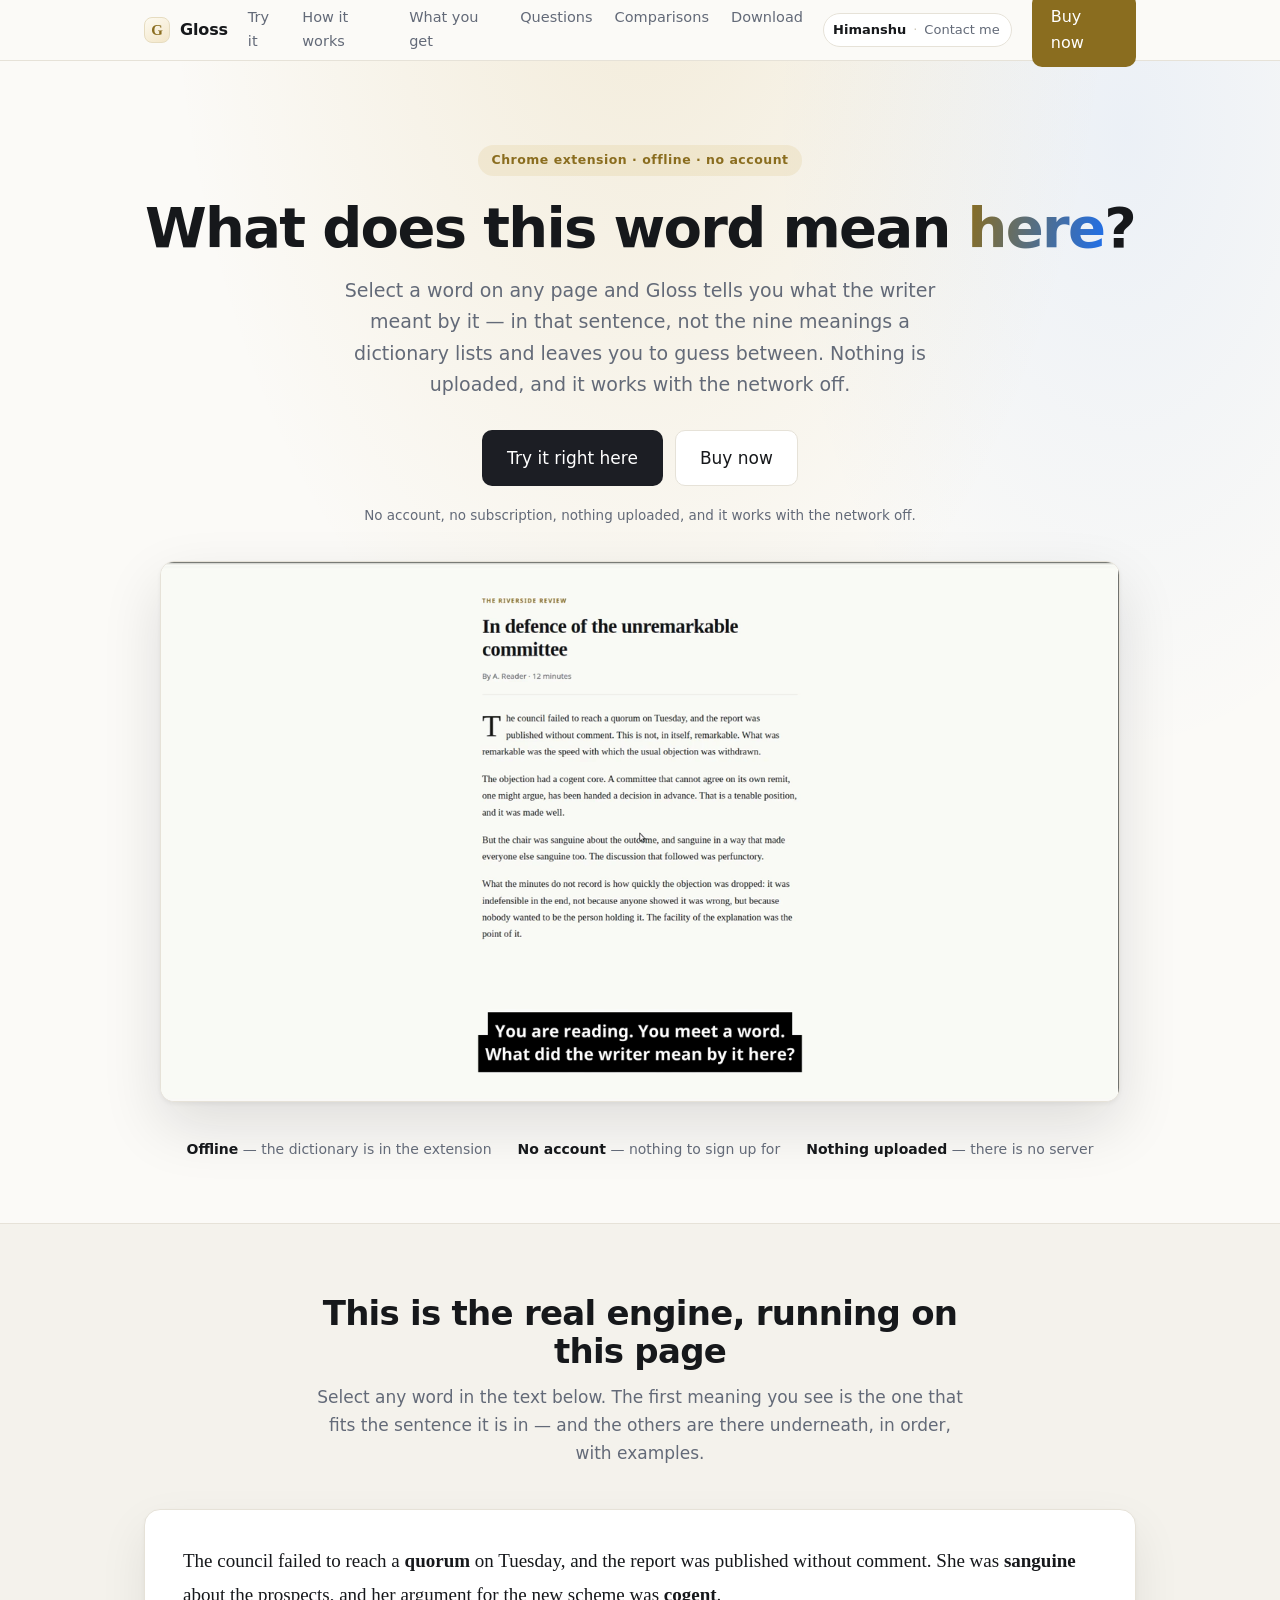
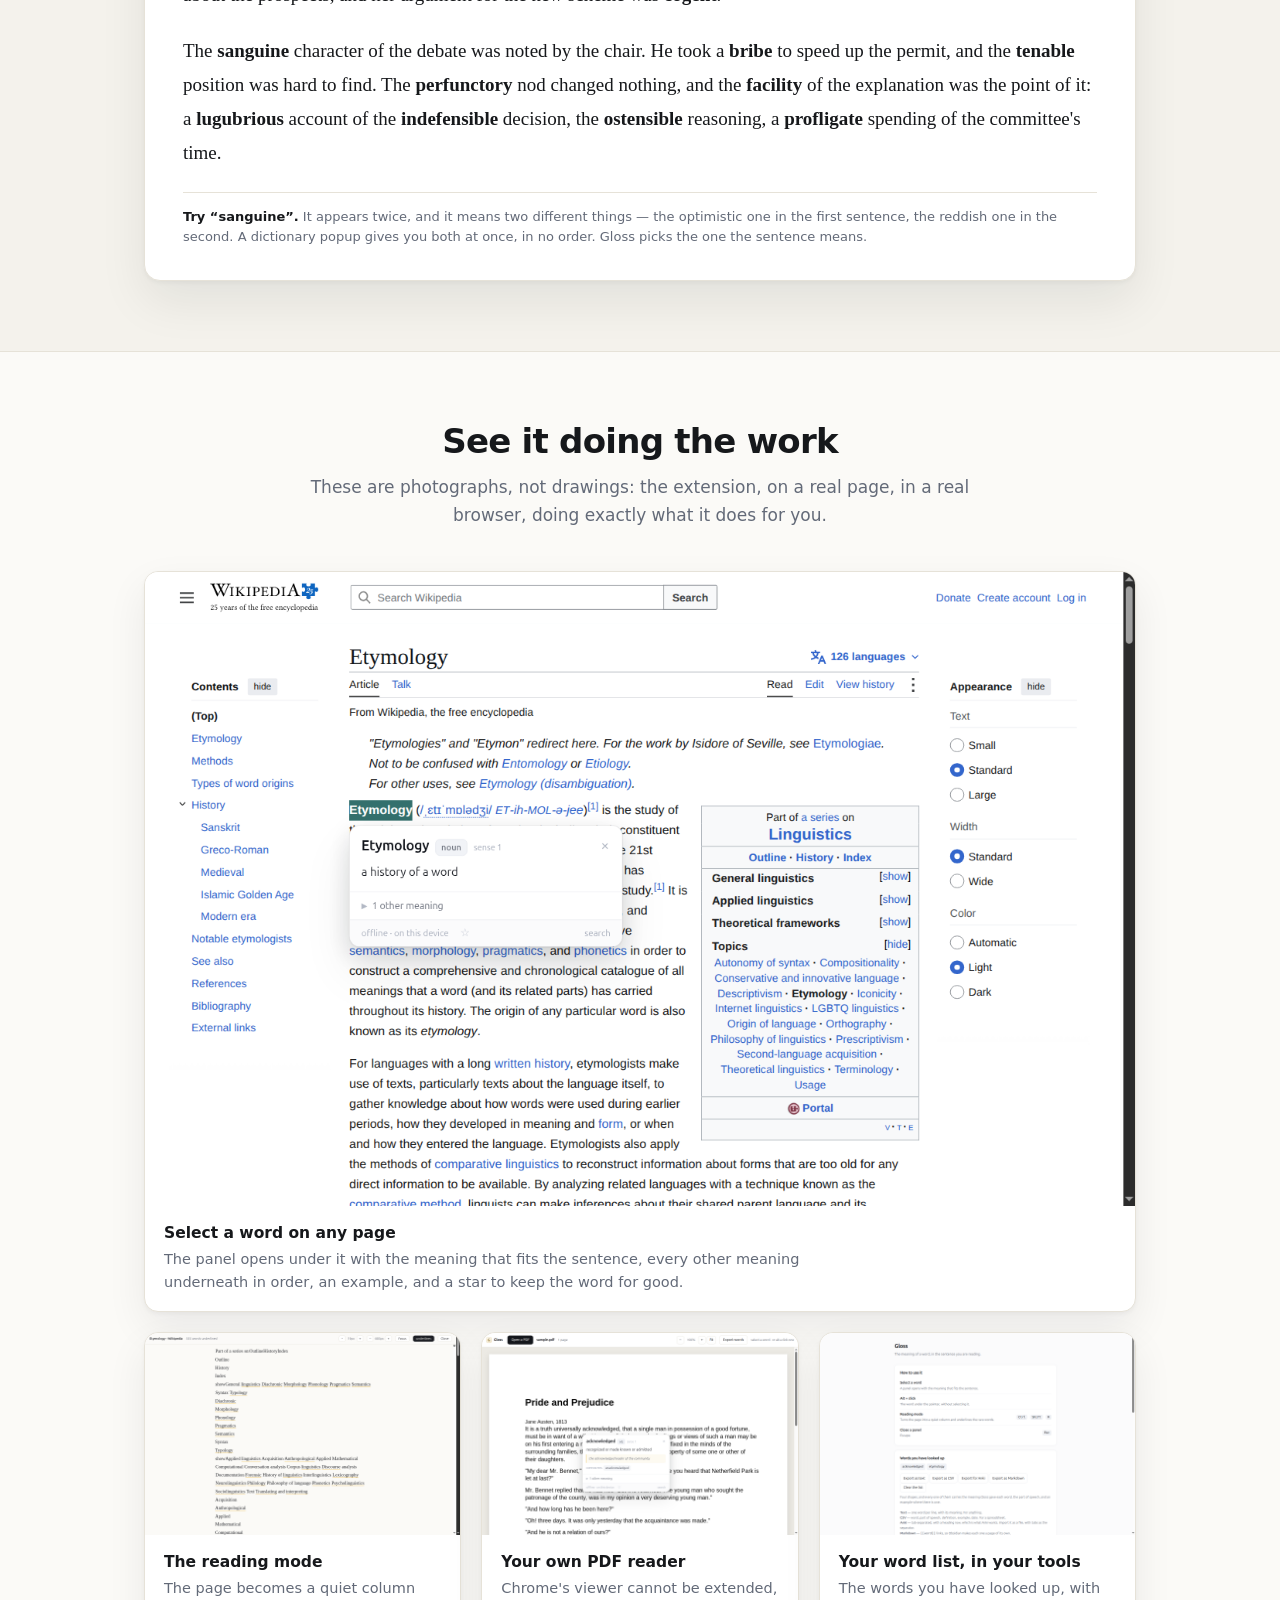
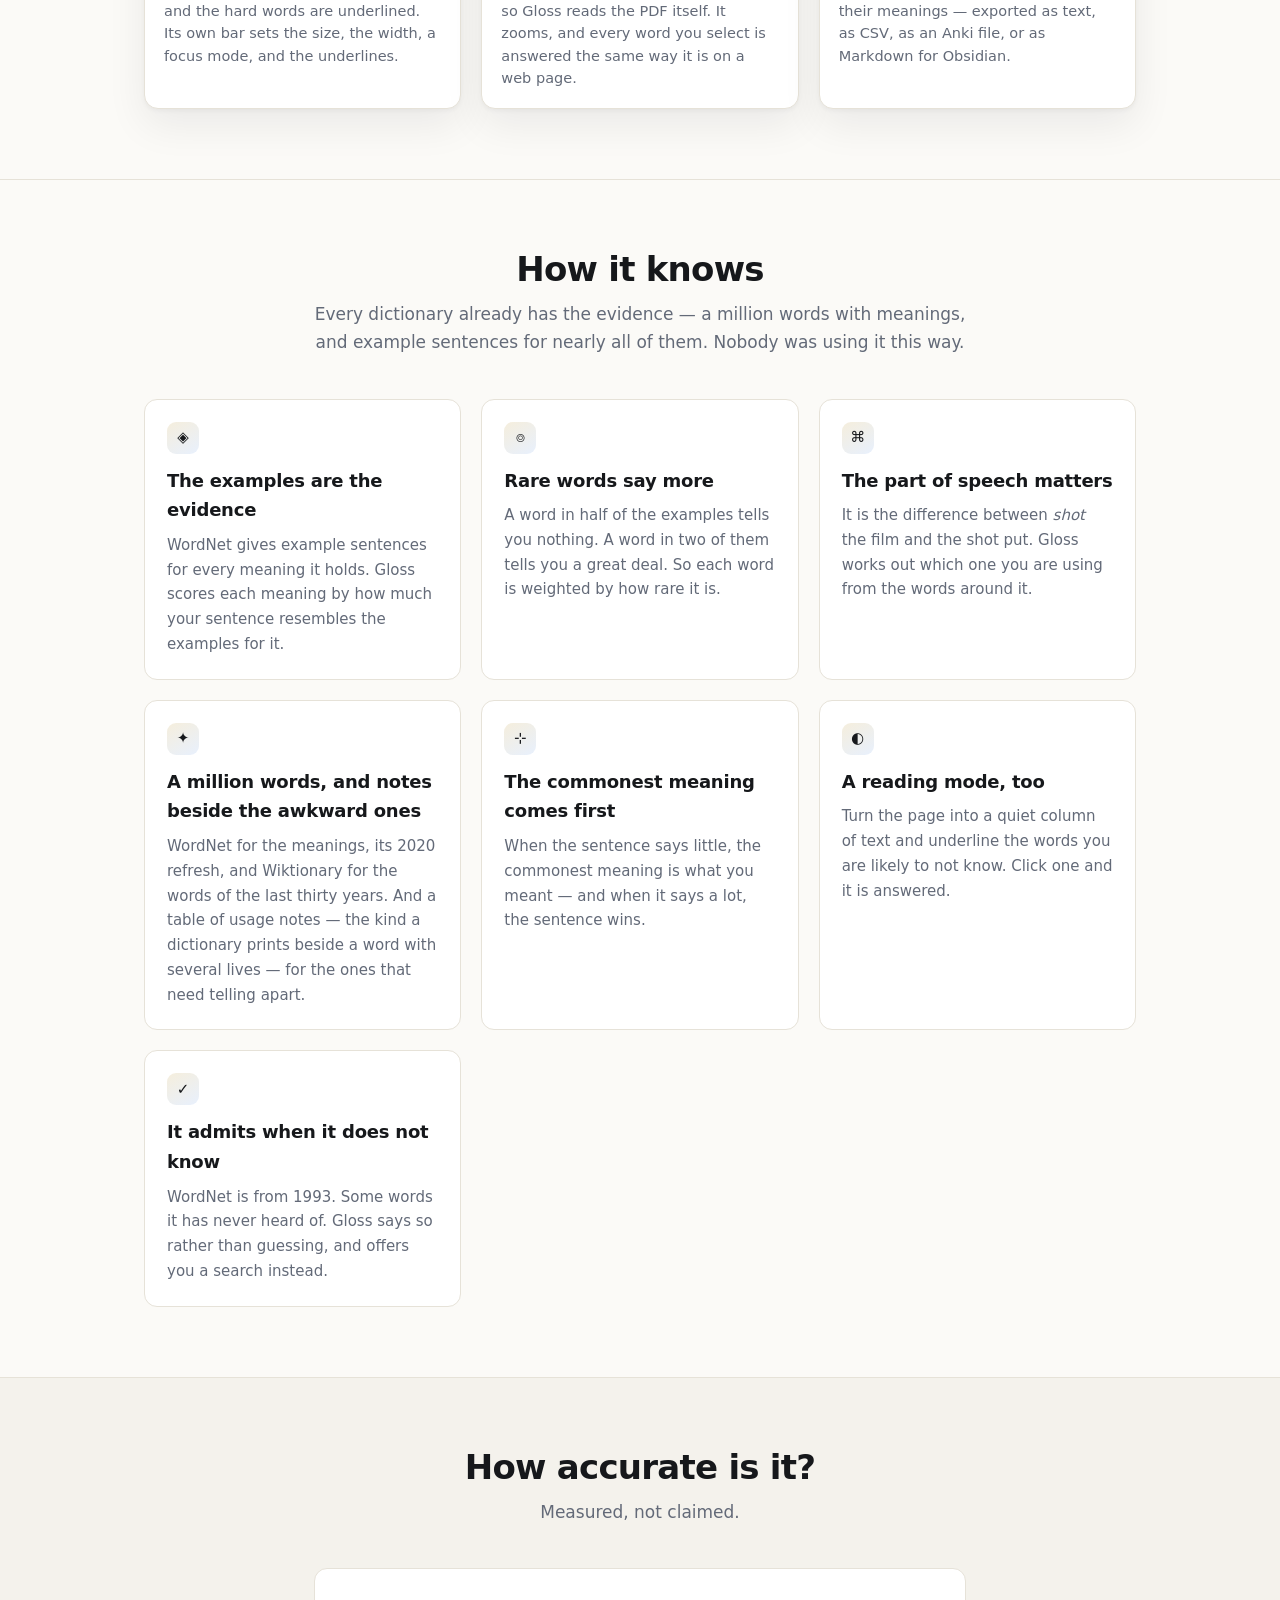
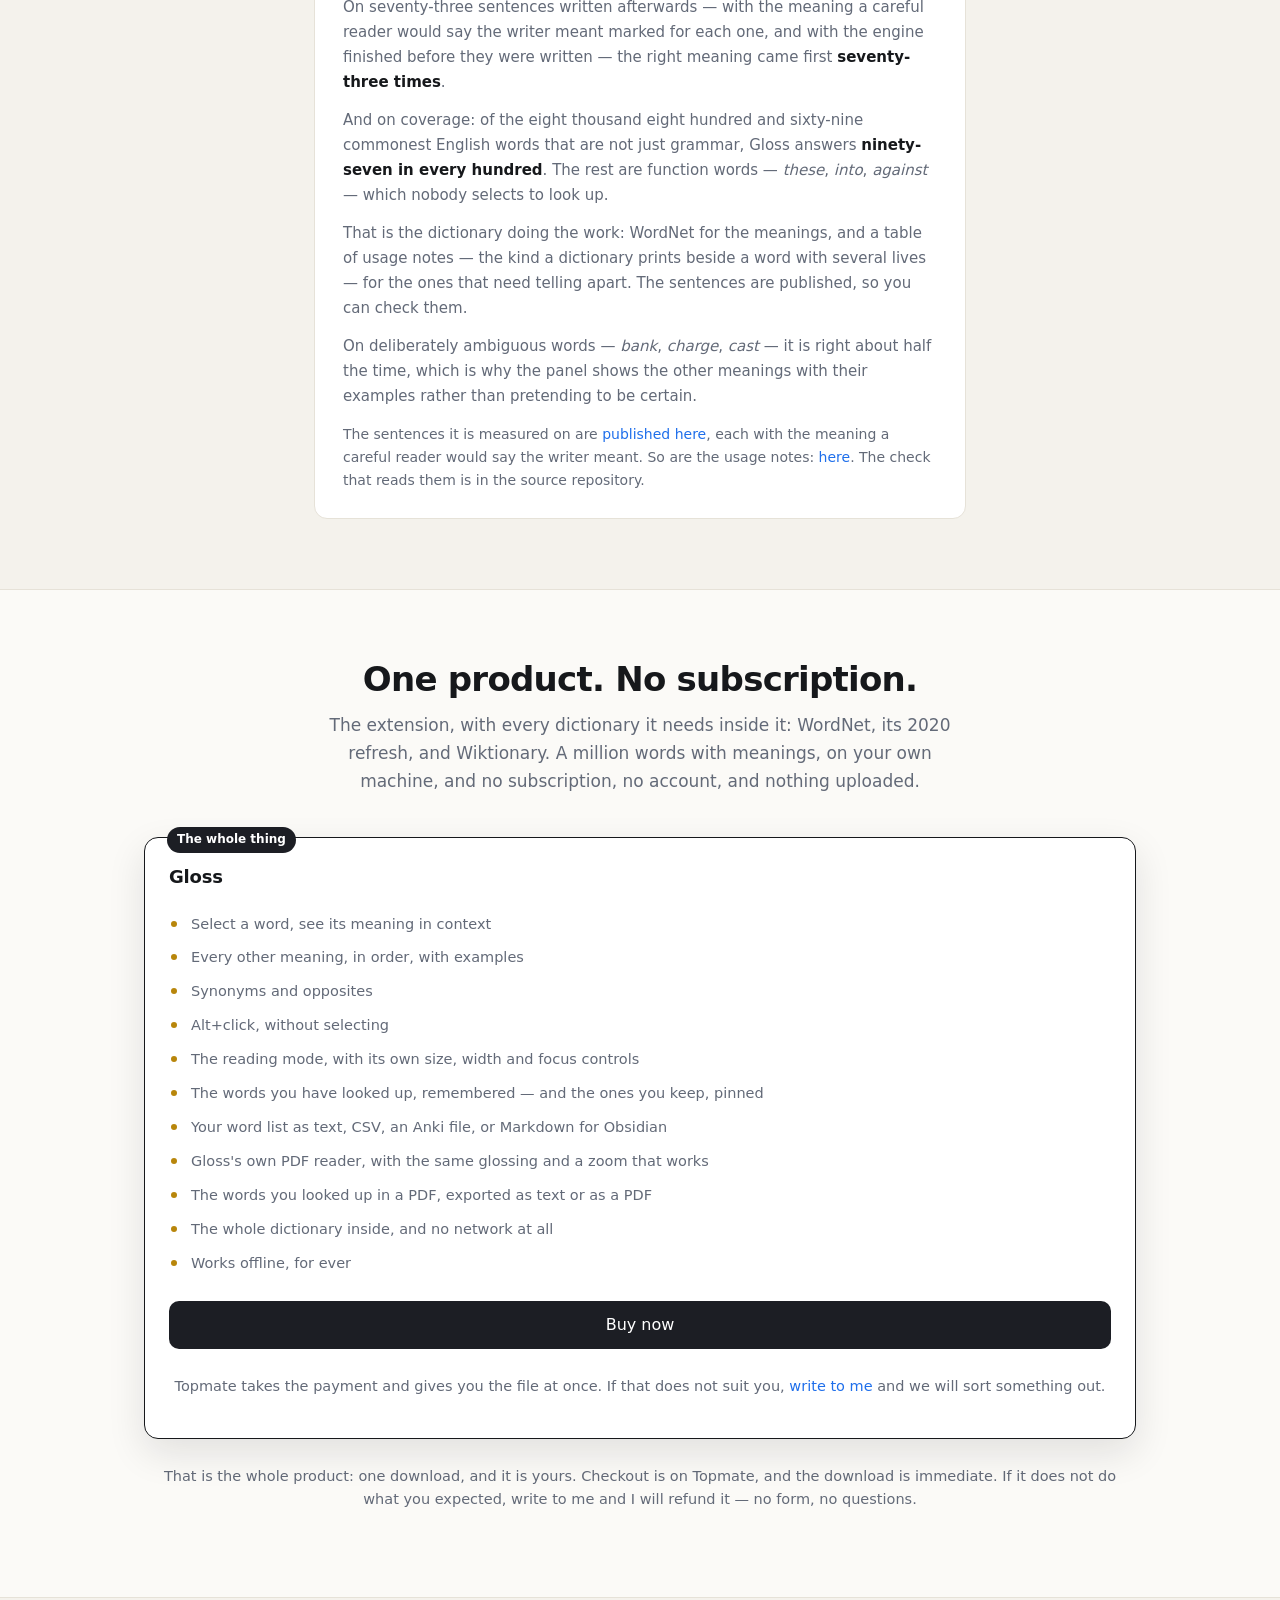
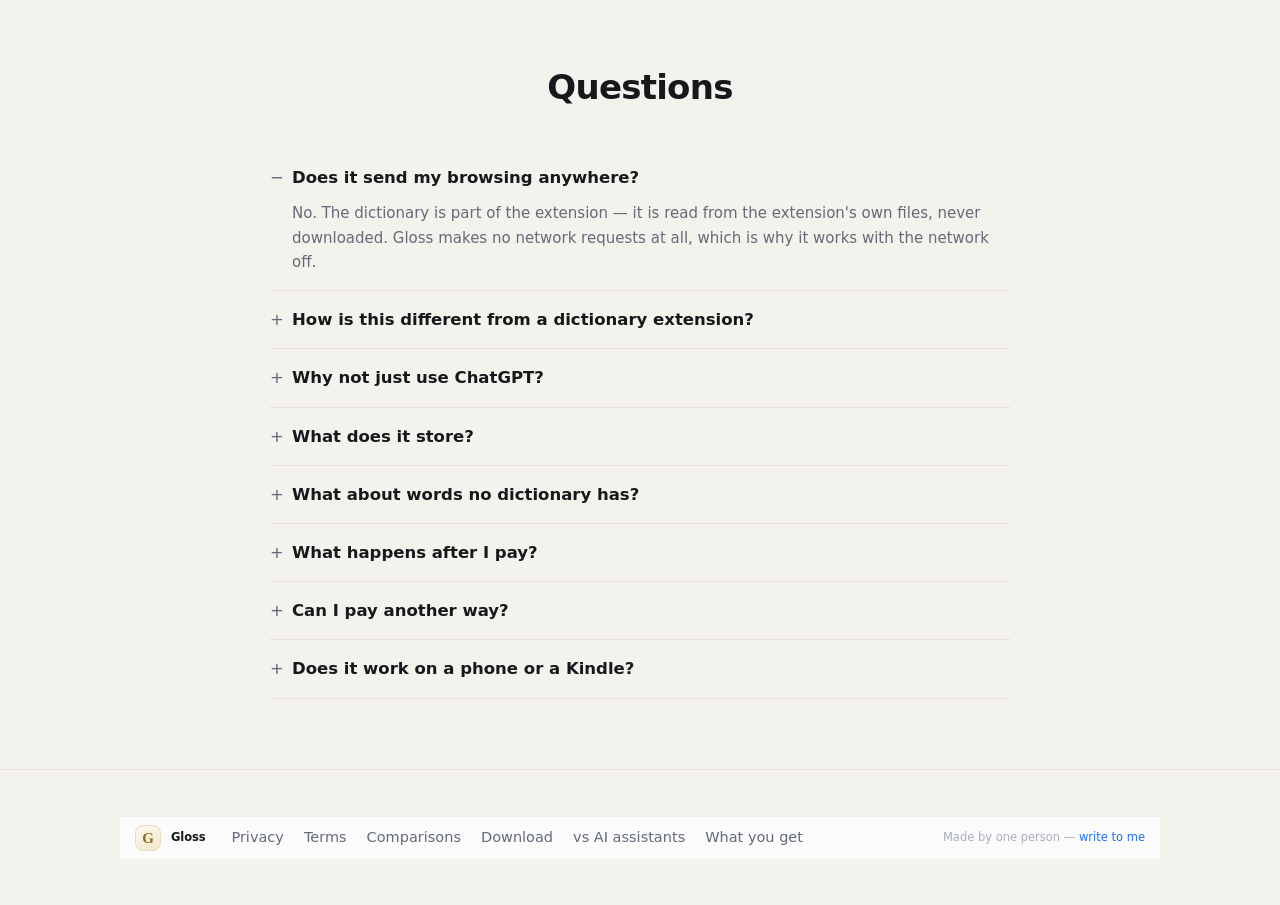
<file: index.html>
<!doctype html>
<html lang="en">
  <head>
    <meta charset="utf-8" />
    <meta name="viewport" content="width=device-width, initial-scale=1" />
    <title>Gloss — what does this word mean here?</title>
    <meta
      name="description"
      content="Select a word on a web page and see what it means in that sentence — not the nine meanings a dictionary lists. Offline, no account, nothing uploaded."
    />
    <link rel="icon" href="img/icon128.png" />
    <link rel="stylesheet" href="css/site.css" />
  </head>
  <body>
    <header>
      <div class="wrap bar">
        <a class="brand" href="index.html"><span class="mark">G</span>Gloss</a>
        <nav>
          <a href="#demo">Try it</a>
          <a href="#how">How it works</a>
          <a href="#pricing">What you get</a>
          <a href="#faq">Questions</a>
          <a href="compare/dictionary-extensions.html">Comparisons</a>
          <a href="download.html">Download</a>
        </nav>
        <a class="contact" href="mailto:imhimanshu758@gmail.com?subject=Gloss"><span class="who">Himanshu</span><span class="write">Contact me</span></a>
        <a class="btn gold" href="https://topmate.io/himanshu1028/2369842">Buy now</a>
      </div>
    </header>

    <div class="hero">
      <div class="wrap">
        <span class="eyebrow">Chrome extension · offline · no account</span>
        <h1>What does this word mean <em>here</em>?</h1>
        <p class="lede">
          Select a word on any page and Gloss tells you what the writer meant by it — in that
          sentence, not the nine meanings a dictionary lists and leaves you to guess between.
          Nothing is uploaded, and it works with the network off.
        </p>
        <div class="cta">
          <a class="btn big" href="#demo">Try it right here</a>
          <a class="btn big ghost" href="https://topmate.io/himanshu1028/2369842">Buy now</a>
        </div>
        <p class="fine">No account, no subscription, nothing uploaded, and it works with the network off.</p>
        <video
          class="hero-video"
          src="gloss-sales.mp4"
          poster="gloss-thumbnail.png"
          autoplay
          muted
          loop
          playsinline
          width="960"
          height="540"
        ></video>
        <div class="badges">
          <span><b>Offline</b> — the dictionary is in the extension</span>
          <span><b>No account</b> — nothing to sign up for</span>
          <span><b>Nothing uploaded</b> — there is no server</span>
        </div>
      </div>
    </div>

    <section id="demo" class="tint">
      <div class="wrap">
        <div class="section-head">
          <h2>This is the real engine, running on this page</h2>
          <p>
            Select any word in the text below. The first meaning you see is the one that fits the
            sentence it is in — and the others are there underneath, in order, with examples.
          </p>
        </div>

        <div class="demo">
          <div id="panel" style="display: none"></div>
          <p>
            The council failed to reach a <b>quorum</b> on Tuesday, and the report was published
            without comment. She was <b>sanguine</b> about the prospects, and her argument for the
            new scheme was <b>cogent</b>.
          </p>          <p>
            The <b>sanguine</b> character of the debate was noted by the chair. He took a
            <b>bribe</b> to speed up the permit, and the <b>tenable</b> position was hard to find.
            The <b>perfunctory</b> nod changed nothing, and the <b>facility</b> of the explanation
            was the point of it: a <b>lugubrious</b> account of the <b>indefensible</b> decision,
            the <b>ostensible</b> reasoning, a <b>profligate</b> spending of the committee's time.
          </p>
          <p class="hint">
            <b>Try “sanguine”.</b> It appears twice, and it means two different things — the
            optimistic one in the first sentence, the reddish one in the second. A dictionary
            popup gives you both at once, in no order. Gloss picks the one the sentence means.
          </p>
        </div>
      </div>
    </section>

    <section id="shots">
      <div class="wrap">
        <div class="section-head">
          <h2>See it doing the work</h2>
          <p>
            These are photographs, not drawings: the extension, on a real page, in a real
            browser, doing exactly what it does for you.
          </p>
        </div>

        <figure class="shot shot--wide">
          <img
            src="shots/panel.png"
            alt="A panel on a Wikipedia article: the word Etymology, with the meaning 'a history of a word', one other meaning underneath, and a star to keep it"
            loading="lazy"
            width="1280"
            height="820"
          />
          <figcaption>
            <b>Select a word on any page</b>
            The panel opens under it with the meaning that fits the sentence, every other meaning
            underneath in order, an example, and a star to keep the word for good.
          </figcaption>
        </figure>

        <div class="shots shots--three">
          <figure class="shot">
            <img
              src="shots/reading.png"
              alt="The reading mode: the page turned into a quiet column of serif text, with the rare words underlined in yellow and the controls in the bar at the top"
              loading="lazy"
              width="1280"
              height="820"
            />
            <figcaption>
              <b>The reading mode</b>
              The page becomes a quiet column and the hard words are underlined. Its own bar sets
              the size, the width, a focus mode, and the underlines.
            </figcaption>
          </figure>

          <figure class="shot">
            <img
              src="shots/reader.png"
              alt="Gloss's own PDF reader: a page of Pride and Prejudice, with a word selected and the panel open beside it, and zoom controls in the bar"
              loading="lazy"
              width="1280"
              height="820"
            />
            <figcaption>
              <b>Your own PDF reader</b>
              Chrome's viewer cannot be extended, so Gloss reads the PDF itself. It zooms, and
              every word you select is answered the same way it is on a web page.
            </figcaption>
          </figure>

          <figure class="shot">
            <img
              src="shots/settings.png"
              alt="The settings page: the words you have looked up, and buttons to export them as text, CSV, an Anki file, or Markdown for Obsidian"
              loading="lazy"
              width="1280"
              height="820"
            />
            <figcaption>
              <b>Your word list, in your tools</b>
              The words you have looked up, with their meanings — exported as text, as CSV, as an
              Anki file, or as Markdown for Obsidian.
            </figcaption>
          </figure>
        </div>
      </div>
    </section>

    <section id="how">
      <div class="wrap">
        <div class="section-head">
          <h2>How it knows</h2>
          <p>
            Every dictionary already has the evidence — a million words with meanings, and
            example sentences for nearly all of them. Nobody was using it this way.
          </p>
        </div>
        <div class="grid">
          <div class="card">
            <div class="icon">◈</div>
            <h3>The examples are the evidence</h3>
            <p>
              WordNet gives example sentences for every meaning it holds. Gloss scores each
              meaning by how much your sentence resembles the examples for it.
            </p>
          </div>
          <div class="card">
            <div class="icon">⌾</div>
            <h3>Rare words say more</h3>
            <p>
              A word in half of the examples tells you nothing. A word in two of them tells you a
              great deal. So each word is weighted by how rare it is.
            </p>
          </div>
          <div class="card">
            <div class="icon">⌘</div>
            <h3>The part of speech matters</h3>
            <p>
              It is the difference between <i>shot</i> the film and the shot put. Gloss works out
              which one you are using from the words around it.
            </p>
          </div>
          <div class="card">
            <div class="icon">✦</div>
            <h3>A million words, and notes beside the awkward ones</h3>
            <p>
              WordNet for the meanings, its 2020 refresh, and Wiktionary for the words of the
              last thirty years. And a table of usage notes — the kind a dictionary prints
              beside a word with several lives — for the ones that need telling apart.
            </p>
          </div>
          <div class="card">
            <div class="icon">⊹</div>
            <h3>The commonest meaning comes first</h3>
            <p>
              When the sentence says little, the commonest meaning is what you meant — and when
              it says a lot, the sentence wins.
            </p>
          </div>
          <div class="card">
            <div class="icon">◐</div>
            <h3>A reading mode, too</h3>
            <p>
              Turn the page into a quiet column of text and underline the words you are likely to
              not know. Click one and it is answered.
            </p>
          </div>
          <div class="card">
            <div class="icon">✓</div>
            <h3>It admits when it does not know</h3>
            <p>
              WordNet is from 1993. Some words it has never heard of. Gloss says so rather than
              guessing, and offers you a search instead.
            </p>
          </div>
        </div>
      </div>
    </section>

    <section class="tint">
      <div class="wrap narrow">
        <div class="section-head">
          <h2>How accurate is it?</h2>
          <p>Measured, not claimed.</p>
        </div>
        <div class="card" style="padding: 26px 28px">
          <p style="margin: 0 0 14px">
            On seventy-three sentences written afterwards — with the meaning a careful reader
            would say the writer meant marked for each one, and with the engine finished
            before they were written — the right meaning came first
            <b style="color: var(--ink)">seventy-three times</b>.
          </p>
          <p style="margin: 0 0 14px">
            And on coverage: of the eight thousand eight hundred and sixty-nine commonest
            English words that are not just grammar, Gloss answers
            <b style="color: var(--ink)">ninety-seven in every hundred</b>. The rest are
            function words — <i>these</i>, <i>into</i>, <i>against</i> — which nobody selects to
            look up.
          </p>
          <p style="margin: 0 0 14px">
            That is the dictionary doing the work: WordNet for the meanings, and a table of usage
            notes — the kind a dictionary prints beside a word with several lives — for the ones
            that need telling apart. The sentences are published, so you can check them.
          </p>
          <p style="margin: 0 0 14px">
            On deliberately ambiguous words — <i>bank</i>, <i>charge</i>, <i>cast</i> — it is right
            about half the time, which is why the panel shows the other meanings with their
            examples rather than pretending to be certain.
          </p>
          <p style="margin: 0; color: var(--muted); font-size: 14px">
            The sentences it is measured on are
            <a href="data/holdout.json">published here</a>, each with the meaning a careful
            reader would say the writer meant. So are the usage notes:
            <a href="data/cues.json">here</a>. The check that reads them is in the source
            repository.
          </p>
        </div>
      </div>
    </section>

    <section id="pricing">
      <div class="wrap">
        <div class="section-head">
          <h2>One product. No subscription.</h2>
          <p>
            The extension, with every dictionary it needs inside it: WordNet, its 2020 refresh,
            and Wiktionary. A million words with meanings, on your own machine, and no
            subscription, no account, and nothing uploaded.
          </p>
        </div>
        <div class="plans">
          <div class="plan featured">
            <span class="tag">The whole thing</span>
            <h3>Gloss</h3>
            <ul>
              <li>Select a word, see its meaning in context</li>
              <li>Every other meaning, in order, with examples</li>
              <li>Synonyms and opposites</li>
              <li>Alt+click, without selecting</li>
              <li>The reading mode, with its own size, width and focus controls</li>
              <li>The words you have looked up, remembered — and the ones you keep, pinned</li>
              <li>Your word list as text, CSV, an Anki file, or Markdown for Obsidian</li>
              <li>Gloss's own PDF reader, with the same glossing and a zoom that works</li>
              <li>The words you looked up in a PDF, exported as text or as a PDF</li>
              <li>The whole dictionary inside, and no network at all</li>
              <li>Works offline, for ever</li>
            </ul>
            <a class="btn" href="https://topmate.io/himanshu1028/2369842">Buy now</a>
            <p class="note">
              Topmate takes the payment and gives you the file at once. If that does not suit
              you, <a href="mailto:imhimanshu758@gmail.com?subject=Gloss">write to me</a> and we
              will sort something out.
            </p>
          </div>
        </div>
        <p class="note">
          That is the whole product: one download, and it is yours. Checkout is on Topmate, and
          the download is immediate. If it does not do what you expected, write to me and I will
          refund it — no form, no questions.
        </p>
      </div>
    </section>

    <section class="tint" id="faq">
      <div class="wrap">
        <div class="section-head"><h2>Questions</h2></div>
        <div class="faq">
          <details open>
            <summary>Does it send my browsing anywhere?</summary>
            <p>
              No. The dictionary is part of the extension — it is read from the extension's own
              files, never downloaded. Gloss makes no network requests at all, which is why it
              works with the network off.
            </p>
          </details>
          <details>
            <summary>How is this different from a dictionary extension?</summary>
            <p>
              Those give you the general meaning and leave you to work out which one the writer
              meant. Gloss ranks the meanings by the sentence, so the one you want is at the top.
              <a href="compare/dictionary-extensions.html">A longer comparison</a>.
            </p>
          </details>
          <details>
            <summary>Why not just use ChatGPT?</summary>
            <p>
              You can — if you have an account, an API key and a mind to paste the sentence into
              a chat box. Gloss is offline, free of that, and answers in a panel instead of a
              paragraph.
            </p>
          </details>
          <details>
            <summary>What does it store?</summary>
            <p>
              The list of words you have looked up, in your browser's own storage. It is used to
              tell you "looked up before", and to stop underlining words you already know. It is
              never sent anywhere, and you can clear it in the settings.
            </p>
          </details>
          <details>
            <summary>What about words no dictionary has?</summary>
            <p>
              Almost none now. Gloss carries three dictionaries: WordNet 3.1, its 2020 refresh,
              and Wiktionary — a million words with meanings between them, which is why
              <i>emoji</i> and <i>hashtag</i> answer as well as <i>sanguine</i> does. And a word
              that no dictionary has, but that is a word, is said so plainly rather than
              invented.
            </p>
          </details>
          <details>
            <summary>What happens after I pay?</summary>
            <p>
              Topmate takes the payment and gives you the zip straight away, and emails the receipt
              as well, so the file is yours even if you close the page. Unzip it, open
              <code>chrome://extensions</code>, turn on Developer mode, and press
              <i>Load unpacked</i>. Nothing else is needed — no account, no sign-in.
            </p>
          </details>
          <details>
            <summary>Can I pay another way?</summary>
            <p>
              Yes — <a href="mailto:imhimanshu758@gmail.com?subject=Gloss">write to me</a> and we
              will sort out a way that works for you, and I will invoice you directly.
            </p>
          </details>
          <details>
            <summary>Does it work on a phone or a Kindle?</summary>
            <p>
              It is a browser extension, so it works in any browser that runs them. A phone app
              and a Kindle app are a different piece of work, and a different product.
            </p>
          </details>
        </div>
      </div>
    </section>

    <footer>
      <div class="wrap foot">
        <a class="brand" href="index.html"><span class="mark">G</span>Gloss</a>
        <nav>
          <a href="privacy.html">Privacy</a>
          <a href="terms.html">Terms</a>
          <a href="compare/dictionary-extensions.html">Comparisons</a>
          <a href="download.html">Download</a>
          <a href="compare/ai-assistants.html">vs AI assistants</a>
          <a href="#pricing">What you get</a>
        </nav>
        <span class="spacer"></span>
        <span>Made by one person — <a href="mailto:imhimanshu758@gmail.com">write to me</a></span>
      </div>
    </footer>

    <script type="module" src="js/demo.js"></script>
  </body>
</html>
</file>
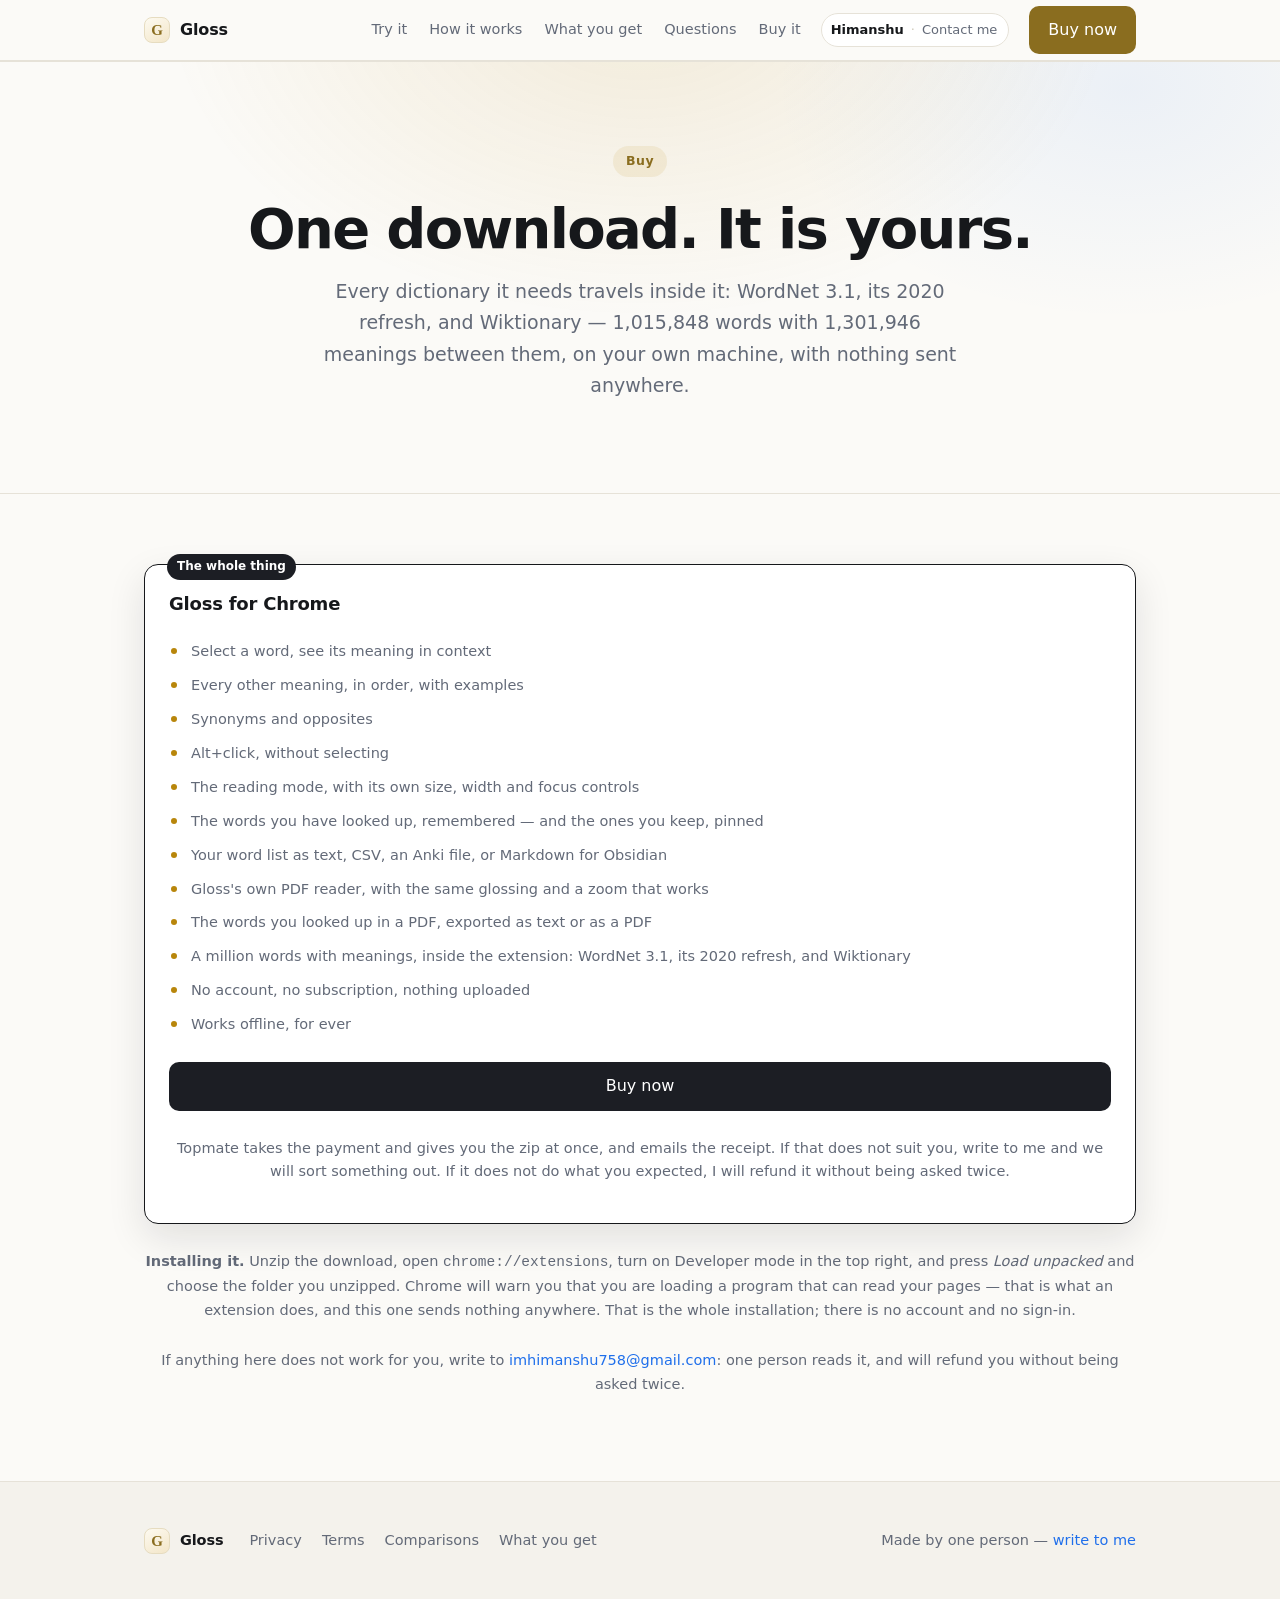
<file: download.html>
<!doctype html>
<html lang="en">
  <head>
    <meta charset="utf-8" />
    <meta name="viewport" content="width=device-width, initial-scale=1" />
    <title>Gloss — buy it</title>
    <meta
      name="description"
      content="Gloss tells you what a word means in the sentence you are reading. One download, a million words with meanings, and nothing you read ever leaves your computer."
    />
    <link rel="icon" href="img/icon128.png" />
    <link rel="stylesheet" href="css/site.css" />
  </head>
  <body>
    <header>
      <div class="wrap bar">
        <a class="brand" href="index.html"><span class="mark">G</span>Gloss</a>
        <nav>
          <a href="index.html#demo">Try it</a>
          <a href="index.html#how">How it works</a>
          <a href="index.html#pricing">What you get</a>
          <a href="index.html#faq">Questions</a>
          <a href="download.html">Buy it</a>
        </nav>
        <a class="contact" href="mailto:imhimanshu758@gmail.com?subject=Gloss"
          ><span class="who">Himanshu</span><span class="write">Contact me</span></a
        >
        <a class="btn gold" href="https://topmate.io/himanshu1028/2369842">Buy now</a>
      </div>
    </header>

    <section class="hero">
      <div class="wrap">
        <span class="eyebrow">Buy</span>
        <h1>One download. It is yours.</h1>
        <p class="lede">
          Every dictionary it needs travels inside it: WordNet 3.1, its 2020 refresh, and
          Wiktionary — 1,015,848 words with 1,301,946 meanings between them, on your own
          machine, with nothing sent anywhere.
        </p>
      </div>
    </section>

    <section id="buy">
      <div class="wrap">
        <div class="plans">
          <div class="plan featured">
            <span class="tag">The whole thing</span>
            <h3>Gloss for Chrome</h3>
            <ul>
              <li>Select a word, see its meaning in context</li>
              <li>Every other meaning, in order, with examples</li>
              <li>Synonyms and opposites</li>
              <li>Alt+click, without selecting</li>
              <li>The reading mode, with its own size, width and focus controls</li>
              <li>The words you have looked up, remembered — and the ones you keep, pinned</li>
              <li>Your word list as text, CSV, an Anki file, or Markdown for Obsidian</li>
              <li>Gloss's own PDF reader, with the same glossing and a zoom that works</li>
              <li>The words you looked up in a PDF, exported as text or as a PDF</li>
              <li>
                A million words with meanings, inside the extension: WordNet 3.1, its 2020
                refresh, and Wiktionary
              </li>
              <li>No account, no subscription, nothing uploaded</li>
              <li>Works offline, for ever</li>
            </ul>
            <a class="btn" href="https://topmate.io/himanshu1028/2369842">Buy now</a>
            <p class="note">
              Topmate takes the payment and gives you the zip at once, and emails the receipt.
              If that does not suit you, write to me and we will sort something out. If it does
              not do what you expected, I will refund it without being asked twice.
            </p>
          </div>
        </div>
        <p class="note">
          <strong>Installing it.</strong> Unzip the download, open
          <code>chrome://extensions</code>, turn on Developer mode in the top right, and press
          <em>Load unpacked</em> and choose the folder you unzipped. Chrome will warn you that
          you are loading a program that can read your pages — that is what an extension does, and
          this one sends nothing anywhere. That is the whole installation; there is no account
          and no sign-in.
        </p>
        <p class="note">
          If anything here does not work for you, write to
          <a href="mailto:imhimanshu758@gmail.com?subject=Gloss">imhimanshu758@gmail.com</a>:
          one person reads it, and will refund you without being asked twice.
        </p>
      </div>
    </section>

    <footer>
      <div class="wrap foot">
        <a class="brand" href="index.html"><span class="mark">G</span>Gloss</a>
        <nav>
          <a href="privacy.html">Privacy</a>
          <a href="terms.html">Terms</a>
          <a href="compare/dictionary-extensions.html">Comparisons</a>
          <a href="index.html#pricing">What you get</a>
        </nav>
        <span class="spacer"></span>
        <span>Made by one person — <a href="mailto:imhimanshu758@gmail.com?subject=Gloss">write to me</a></span>
      </div>
    </footer>
  </body>
</html>
</file>
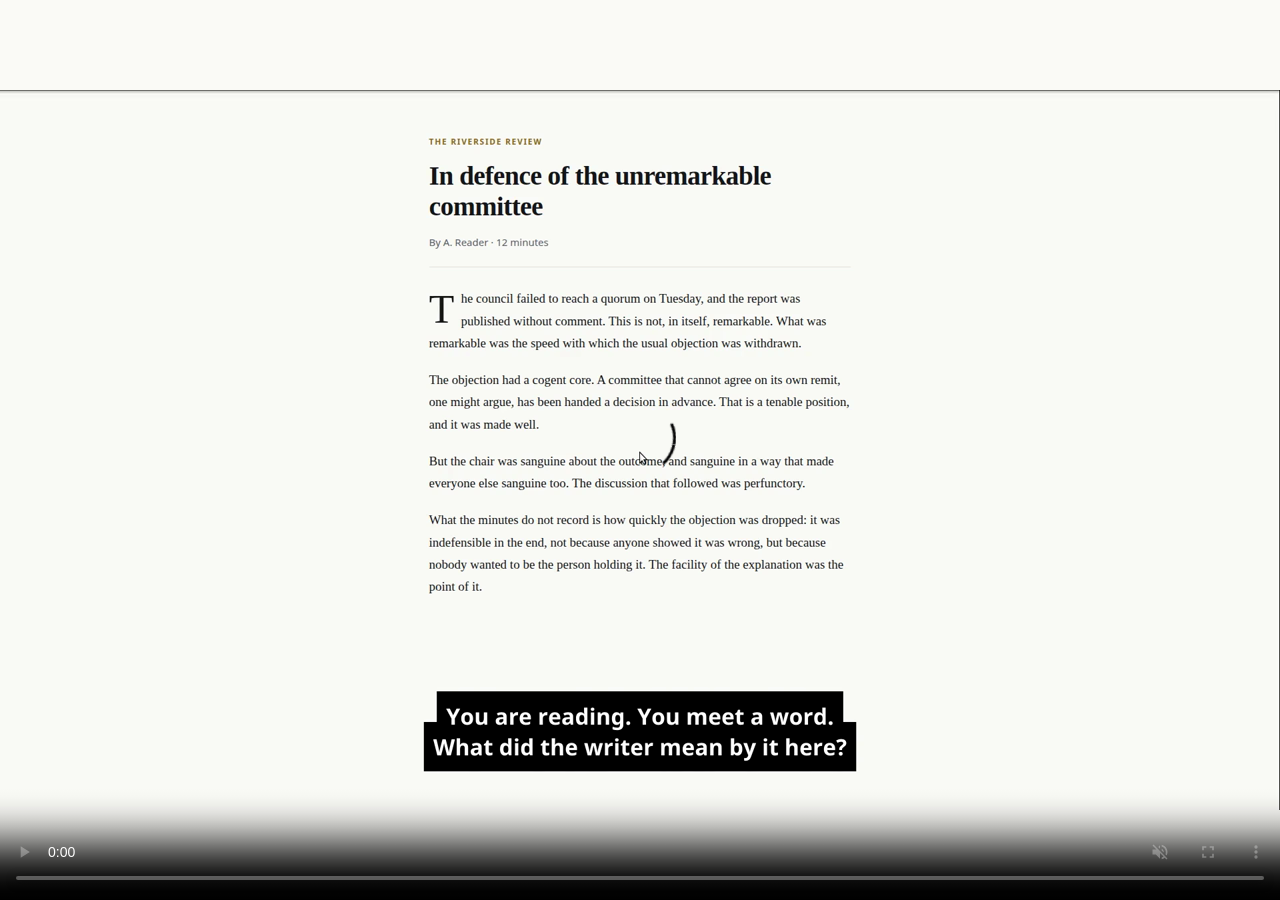
<file: embed.html>
<!doctype html>
<html lang="en">
  <head>
    <meta charset="utf-8" />
    <meta name="viewport" content="width=device-width, initial-scale=1" />
    <meta name="robots" content="noindex" />
    <title>Gloss — the meaning a word has in the sentence you are reading</title>
    <meta property="og:title" content="Gloss — the meaning a word has in the sentence you are reading" />
    <meta
      property="og:description"
      content="Select a word and see what the writer meant by it. Offline, no account, nothing uploaded."
    />
    <meta property="og:type" content="video.other" />
    <meta property="og:video" content="gloss-sales.mp4" />
    <meta property="og:image" content="gloss-thumbnail.png" />
    <!--
      The page for embedding the thirty-second video somewhere else: an <iframe> pointed here
      plays the film with no surrounding site. It matches the video's paper colour, so the
      letterboxing is invisible.
    -->
    <style>
      :root { color-scheme: light; }
      html,
      body {
        margin: 0;
        height: 100%;
        background: #fafaf6;
      }
      body {
        display: grid;
        place-items: center;
        overflow: hidden;
      }
      video {
        display: block;
        width: 100%;
        height: 100%;
        max-height: 100vh;
        object-fit: contain;
        background: #fafaf6;
      }
    </style>
  </head>
  <body>
    <video
      src="gloss-sales.mp4"
      poster="gloss-thumbnail.png"
      width="1920"
      height="1080"
      autoplay
      muted
      loop
      playsinline
      controls
      preload="metadata"
      aria-label="Gloss in use: a word is selected in an article, and the panel gives its meaning in that sentence"
    ></video>
  </body>
</html>
</file>
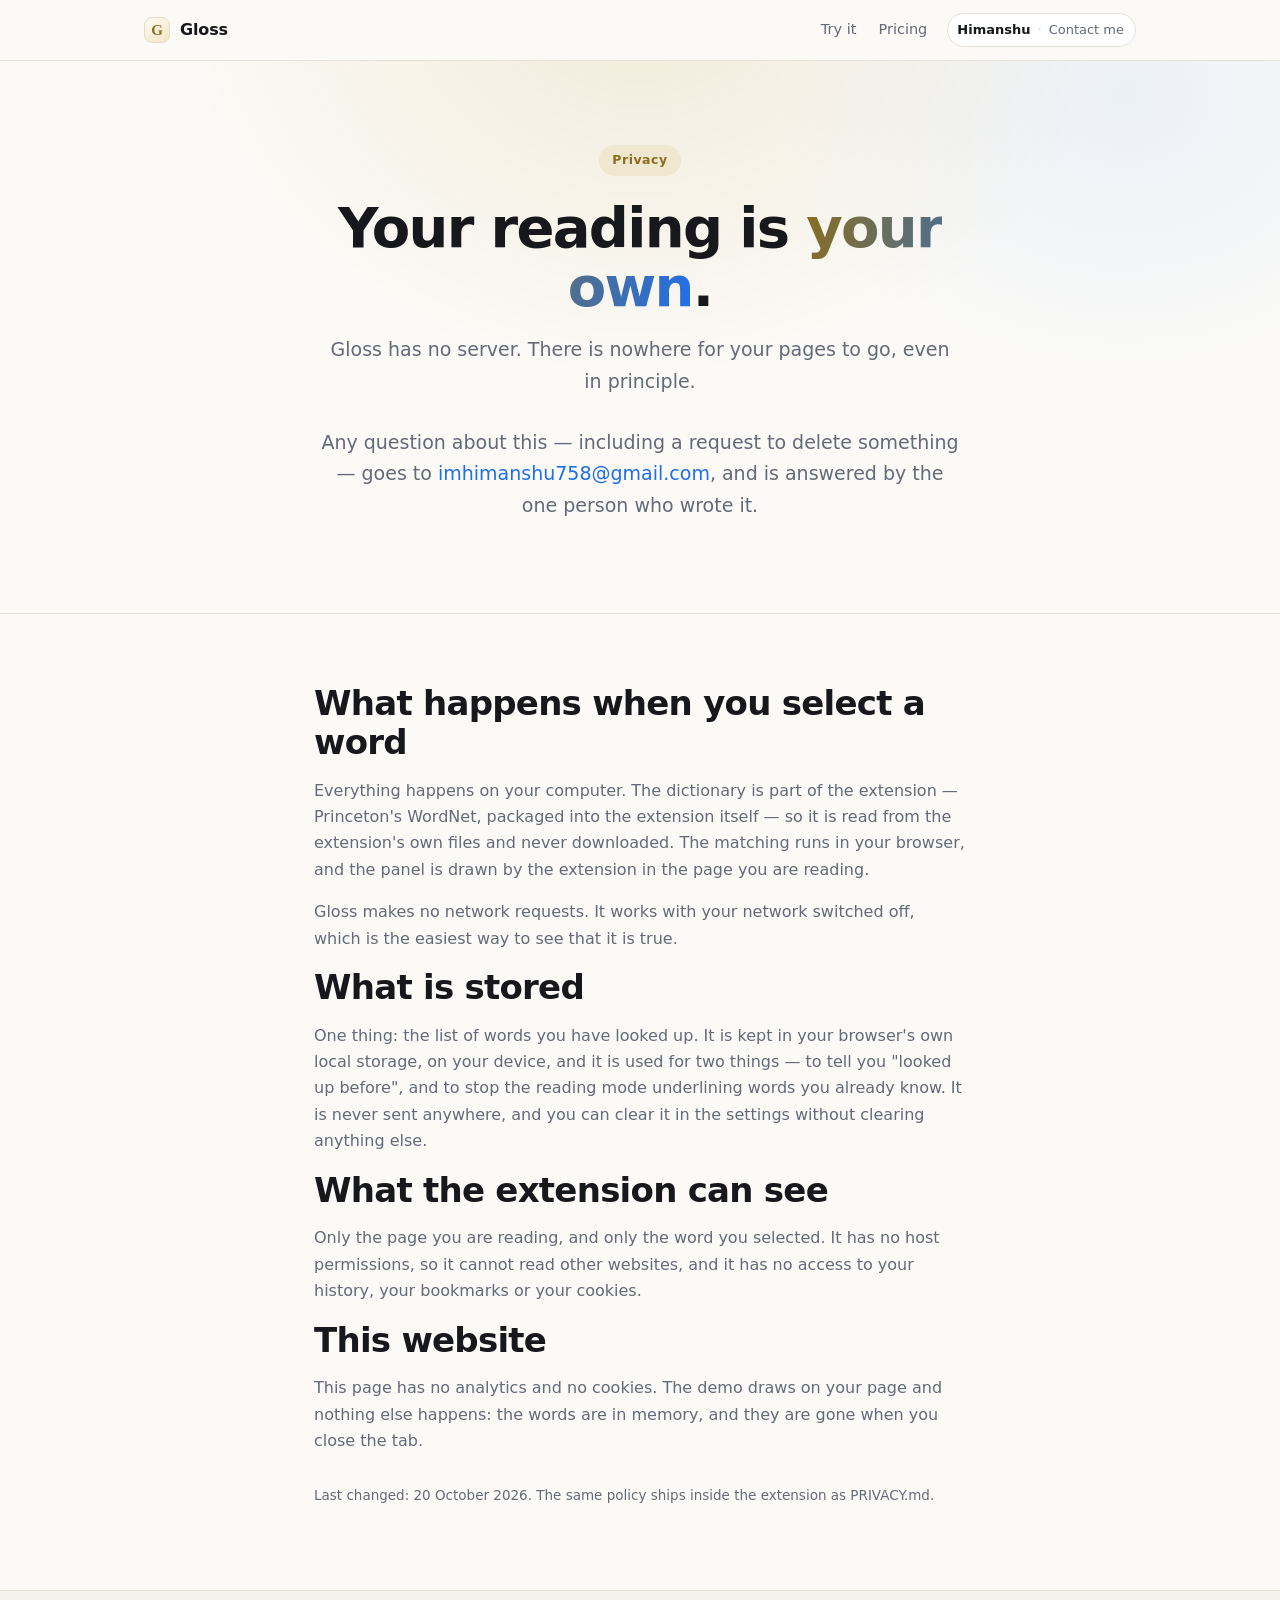
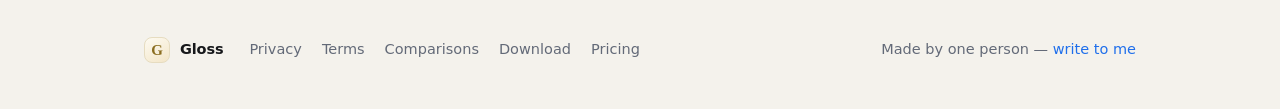
<file: privacy.html>
<!doctype html>
<html lang="en">
  <head>
    <meta charset="utf-8" />
    <meta name="viewport" content="width=device-width, initial-scale=1" />
    <title>Privacy — Gloss</title>
    <meta name="description" content="Gloss has no server. Your reading is your own." />
    <link rel="icon" href="img/icon128.png" />
    <link rel="stylesheet" href="css/site.css" />
  </head>
  <body>
    <header>
      <div class="wrap bar">
        <a class="brand" href="index.html"><span class="mark">G</span>Gloss</a>
        <nav><a href="index.html#demo">Try it</a><a href="index.html#pricing">Pricing</a></nav>
</nav>
        <a class="contact" href="mailto:imhimanshu758@gmail.com?subject=Gloss"><span class="who">Himanshu</span><span class="write">Contact me</span></a>
      </div>
    </header>

    <div class="hero">
      <div class="wrap narrow">
        <span class="eyebrow">Privacy</span>
        <h1>Your reading is <em>your own</em>.</h1>
        <p class="lede">Gloss has no server. There is nowhere for your pages to go, even in principle.</p>
        <p class="lede">
          Any question about this — including a request to delete something — goes to
          <a href="mailto:imhimanshu758@gmail.com">imhimanshu758@gmail.com</a>, and is answered by the one person who wrote it.
        </p>
      </div>
    </div>

    <section>
      <div class="wrap narrow" style="color: var(--muted)">
        <h2 style="color: var(--ink)">What happens when you select a word</h2>
        <p>
          Everything happens on your computer. The dictionary is part of the extension — Princeton's
          WordNet, packaged into the extension itself — so it is read from the extension's own
          files and never downloaded. The matching runs in your browser, and the panel is drawn by
          the extension in the page you are reading.
        </p>
        <p>Gloss makes no network requests. It works with your network switched off, which is the easiest way to see that it is true.</p>

        <h2 style="color: var(--ink)">What is stored</h2>
        <p>
          One thing: the list of words you have looked up. It is kept in your browser's own local
          storage, on your device, and it is used for two things — to tell you "looked up before",
          and to stop the reading mode underlining words you already know. It is never sent
          anywhere, and you can clear it in the settings without clearing anything else.
        </p>

        <h2 style="color: var(--ink)">What the extension can see</h2>
        <p>
          Only the page you are reading, and only the word you selected. It has no host
          permissions, so it cannot read other websites, and it has no access to your history,
          your bookmarks or your cookies.
        </p>

        <h2 style="color: var(--ink)">This website</h2>
        <p>
          This page has no analytics and no cookies. The demo draws on your page and nothing else
          happens: the words are in memory, and they are gone when you close the tab.
        </p>

        <p class="fine" style="margin-top: 30px">
          Last changed: 20 October 2026. The same policy ships inside the extension as PRIVACY.md.
        </p>
      </div>
    </section>

    <footer>
      <div class="wrap foot">
        <a class="brand" href="index.html"><span class="mark">G</span>Gloss</a>
        <nav>
          <a href="privacy.html">Privacy</a>
          <a href="terms.html">Terms</a>
          <a href="compare/dictionary-extensions.html">Comparisons</a>
          <a href="download.html">Download</a>
          <a href="index.html#pricing">Pricing</a>
        </nav>
        <span class="spacer"></span>
        <span>Made by one person — <a href="mailto:imhimanshu758@gmail.com">write to me</a></span>
      </div>
    </footer>
  </body>
</html>
</file>
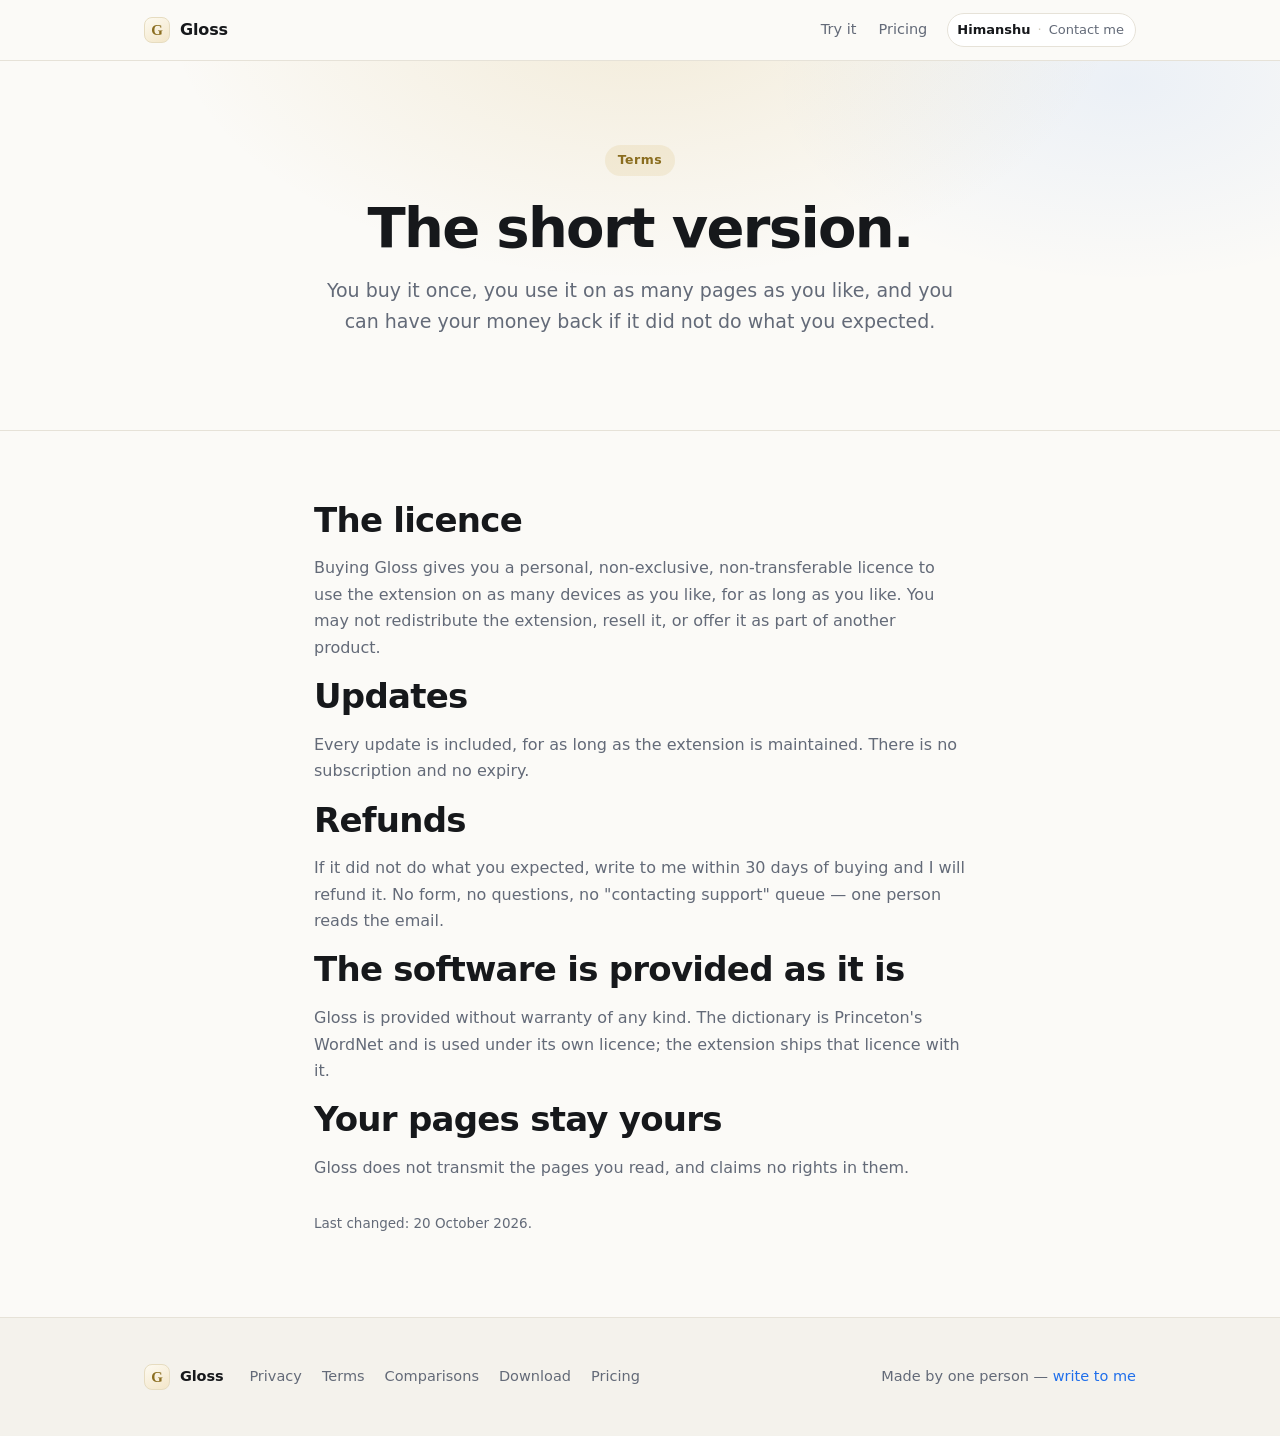
<file: terms.html>
<!doctype html>
<html lang="en">
  <head>
    <meta charset="utf-8" />
    <meta name="viewport" content="width=device-width, initial-scale=1" />
    <title>Terms — Gloss</title>
    <meta name="description" content="Buy it once, use it on as many pages as you like, and have your money back if it did not do what you expected." />
    <link rel="icon" href="img/icon128.png" />
    <link rel="stylesheet" href="css/site.css" />
  </head>
  <body>
    <header>
      <div class="wrap bar">
        <a class="brand" href="index.html"><span class="mark">G</span>Gloss</a>
        <nav><a href="index.html#demo">Try it</a><a href="index.html#pricing">Pricing</a></nav>
</nav>
        <a class="contact" href="mailto:imhimanshu758@gmail.com?subject=Gloss"><span class="who">Himanshu</span><span class="write">Contact me</span></a>
      </div>
    </header>

    <div class="hero">
      <div class="wrap narrow">
        <span class="eyebrow">Terms</span>
        <h1>The short version.</h1>
        <p class="lede">
          You buy it once, you use it on as many pages as you like, and you can have your money back
          if it did not do what you expected.
        </p>
      </div>
    </div>

    <section>
      <div class="wrap narrow" style="color: var(--muted)">
        <h2 style="color: var(--ink)">The licence</h2>
        <p>
          Buying Gloss gives you a personal, non-exclusive, non-transferable licence to use the
          extension on as many devices as you like, for as long as you like. You may not
          redistribute the extension, resell it, or offer it as part of another product.
        </p>

        <h2 style="color: var(--ink)">Updates</h2>
        <p>
          Every update is included, for as long as the extension is maintained. There is no
          subscription and no expiry.
        </p>

        <h2 style="color: var(--ink)">Refunds</h2>
        <p>
          If it did not do what you expected, write to me within 30 days of buying and I will
          refund it. No form, no questions, no "contacting support" queue — one person reads the
          email.
        </p>

        <h2 style="color: var(--ink)">The software is provided as it is</h2>
        <p>
          Gloss is provided without warranty of any kind. The dictionary is Princeton's WordNet and
          is used under its own licence; the extension ships that licence with it.
        </p>

        <h2 style="color: var(--ink)">Your pages stay yours</h2>
        <p>Gloss does not transmit the pages you read, and claims no rights in them.</p>

        <p class="fine" style="margin-top: 30px">Last changed: 20 October 2026.</p>
      </div>
    </section>

    <footer>
      <div class="wrap foot">
        <a class="brand" href="index.html"><span class="mark">G</span>Gloss</a>
        <nav>
          <a href="privacy.html">Privacy</a>
          <a href="terms.html">Terms</a>
          <a href="compare/dictionary-extensions.html">Comparisons</a>
          <a href="download.html">Download</a>
          <a href="index.html#pricing">Pricing</a>
        </nav>
        <span class="spacer"></span>
        <span>Made by one person — <a href="mailto:imhimanshu758@gmail.com">write to me</a></span>
      </div>
    </footer>
  </body>
</html>
</file>
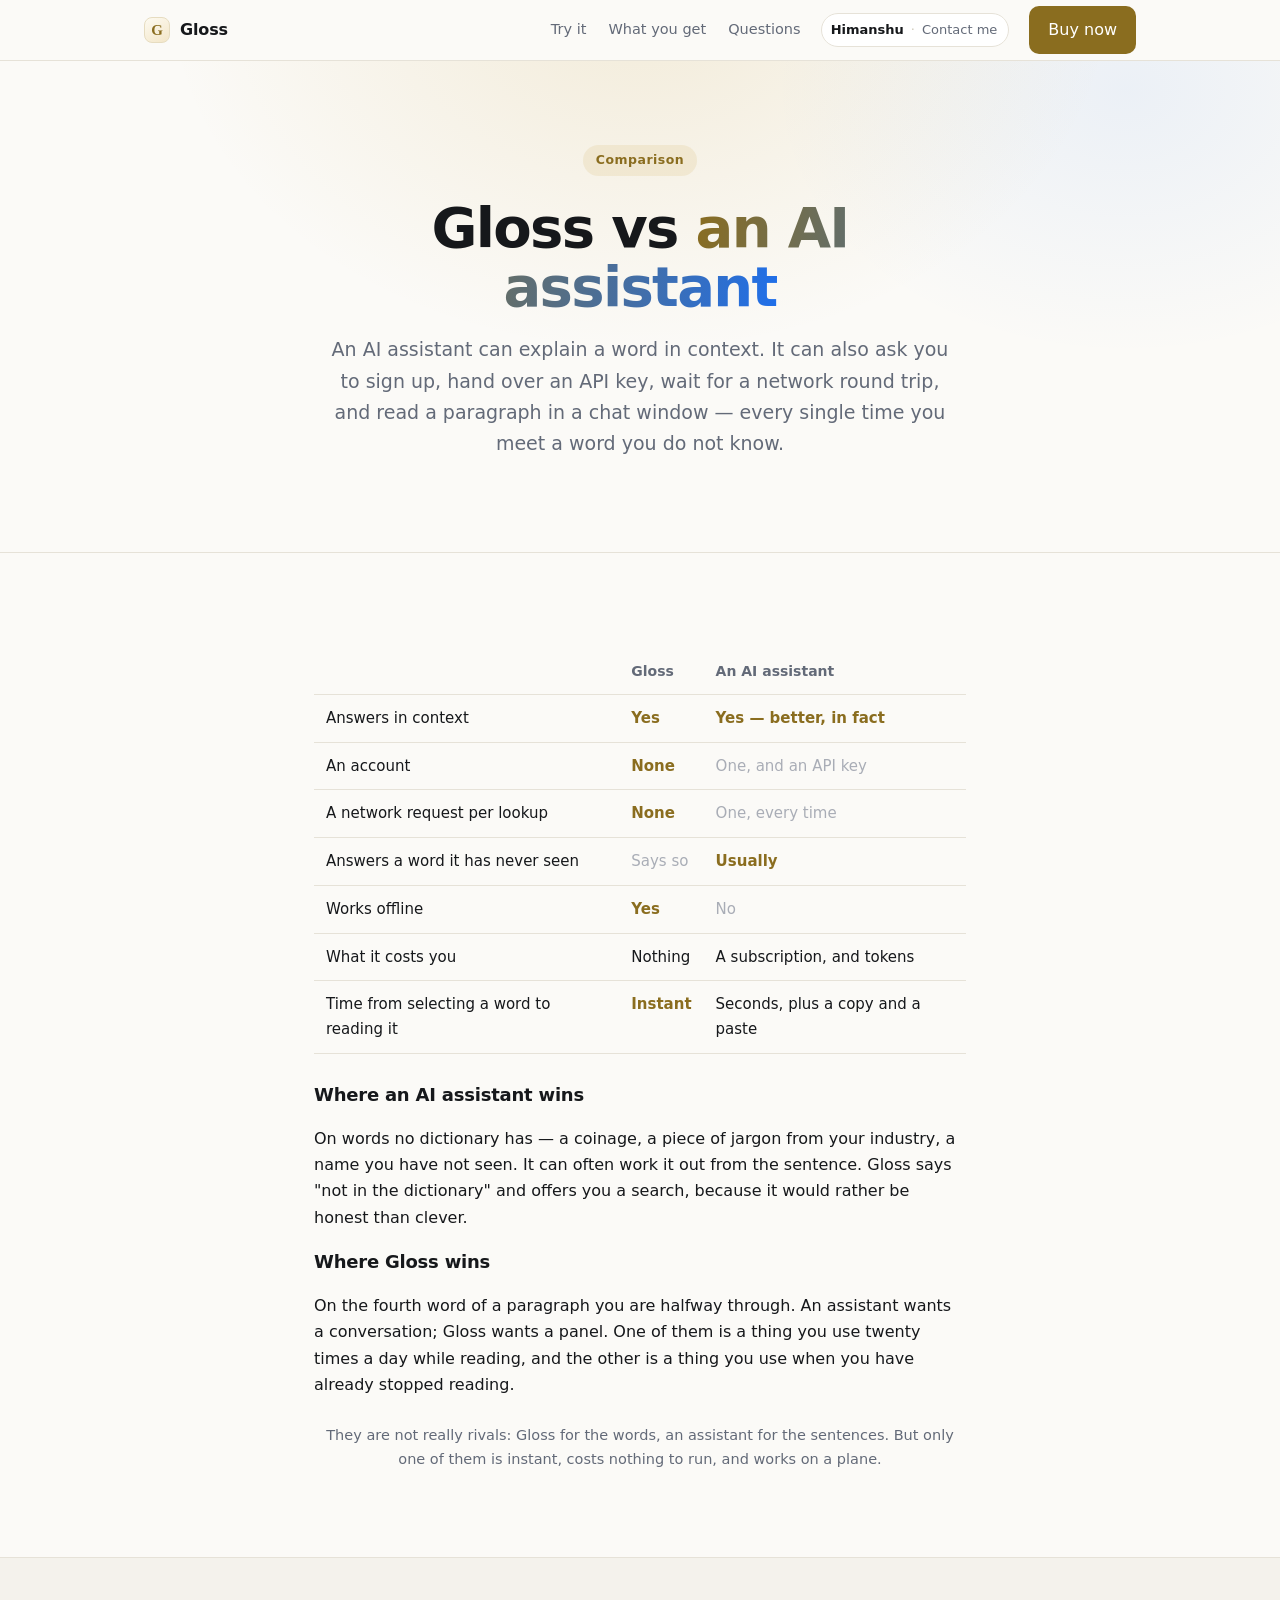
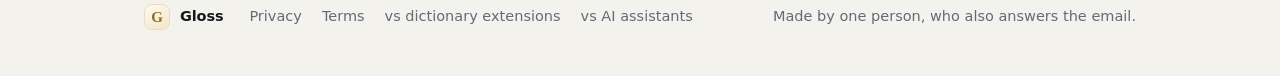
<file: compare/ai-assistants.html>
<!doctype html>
<html lang="en">
  <head>
    <meta charset="utf-8" />
    <meta name="viewport" content="width=device-width, initial-scale=1" />
    <title>Gloss vs AI assistants — the word you looked up, without the chat window</title>
    <meta
      name="description"
      content="An AI assistant will explain a word in context — if you have an account, a key and a mind to paste the sentence in. Gloss does it in a panel, offline, for nothing."
    />
    <link rel="icon" href="../img/icon128.png" />
    <link rel="stylesheet" href="../css/site.css" />
  </head>
  <body>
    <header>
      <div class="wrap bar">
        <a class="brand" href="../index.html"><span class="mark">G</span>Gloss</a>
        <nav>
          <a href="../index.html#demo">Try it</a>
          <a href="../index.html#pricing">What you get</a>
          <a href="../index.html#faq">Questions</a>
        </nav>
        <a class="contact" href="mailto:imhimanshu758@gmail.com?subject=Gloss"><span class="who">Himanshu</span><span class="write">Contact me</span></a>
        <a class="btn gold" href="https://topmate.io/himanshu1028/2369842">Buy now</a>
      </div>
    </header>

    <div class="hero">
      <div class="wrap narrow">
        <span class="eyebrow">Comparison</span>
        <h1>Gloss vs <em>an AI assistant</em></h1>
        <p class="lede">
          An AI assistant can explain a word in context. It can also ask you to sign up, hand over
          an API key, wait for a network round trip, and read a paragraph in a chat window — every
          single time you meet a word you do not know.
        </p>
      </div>
    </div>

    <section>
      <div class="wrap narrow">
        <table class="cmp">
          <tr>
            <th></th>
            <th>Gloss</th>
            <th>An AI assistant</th>
          </tr>
          <tr>
            <td>Answers in context</td>
            <td class="yes">Yes</td>
            <td class="yes">Yes — better, in fact</td>
          </tr>
          <tr>
            <td>An account</td>
            <td class="yes">None</td>
            <td class="no">One, and an API key</td>
          </tr>
          <tr>
            <td>A network request per lookup</td>
            <td class="yes">None</td>
            <td class="no">One, every time</td>
          </tr>
          <tr>
            <td>Answers a word it has never seen</td>
            <td class="no">Says so</td>
            <td class="yes">Usually</td>
          </tr>
          <tr>
            <td>Works offline</td>
            <td class="yes">Yes</td>
            <td class="no">No</td>
          </tr>
          <tr>
            <td>What it costs you</td>
            <td>Nothing</td>
            <td>A subscription, and tokens</td>
          </tr>
          <tr>
            <td>Time from selecting a word to reading it</td>
            <td class="yes">Instant</td>
            <td>Seconds, plus a copy and a paste</td>
          </tr>
        </table>

        <h3>Where an AI assistant wins</h3>
        <p>
          On words no dictionary has — a coinage, a piece of jargon from your industry, a name you
          have not seen. It can often work it out from the sentence. Gloss says "not in the
          dictionary" and offers you a search, because it would rather be honest than clever.
        </p>

        <h3>Where Gloss wins</h3>
        <p>
          On the fourth word of a paragraph you are halfway through. An assistant wants a
          conversation; Gloss wants a panel. One of them is a thing you use twenty times a day
          while reading, and the other is a thing you use when you have already stopped reading.
        </p>

        <p class="note">
          They are not really rivals: Gloss for the words, an assistant for the sentences. But
          only one of them is instant, costs nothing to run, and works on a plane.
        </p>
      </div>
    </section>

    <footer>
      <div class="wrap foot">
        <a class="brand" href="../index.html"><span class="mark">G</span>Gloss</a>
        <nav>
          <a href="../privacy.html">Privacy</a>
          <a href="../terms.html">Terms</a>
          <a href="dictionary-extensions.html">vs dictionary extensions</a>
          <a href="ai-assistants.html">vs AI assistants</a>
        </nav>
        <span class="spacer"></span>
        <span>Made by one person, who also answers the email.</span>
      </div>
    </footer>
  </body>
</html>
</file>
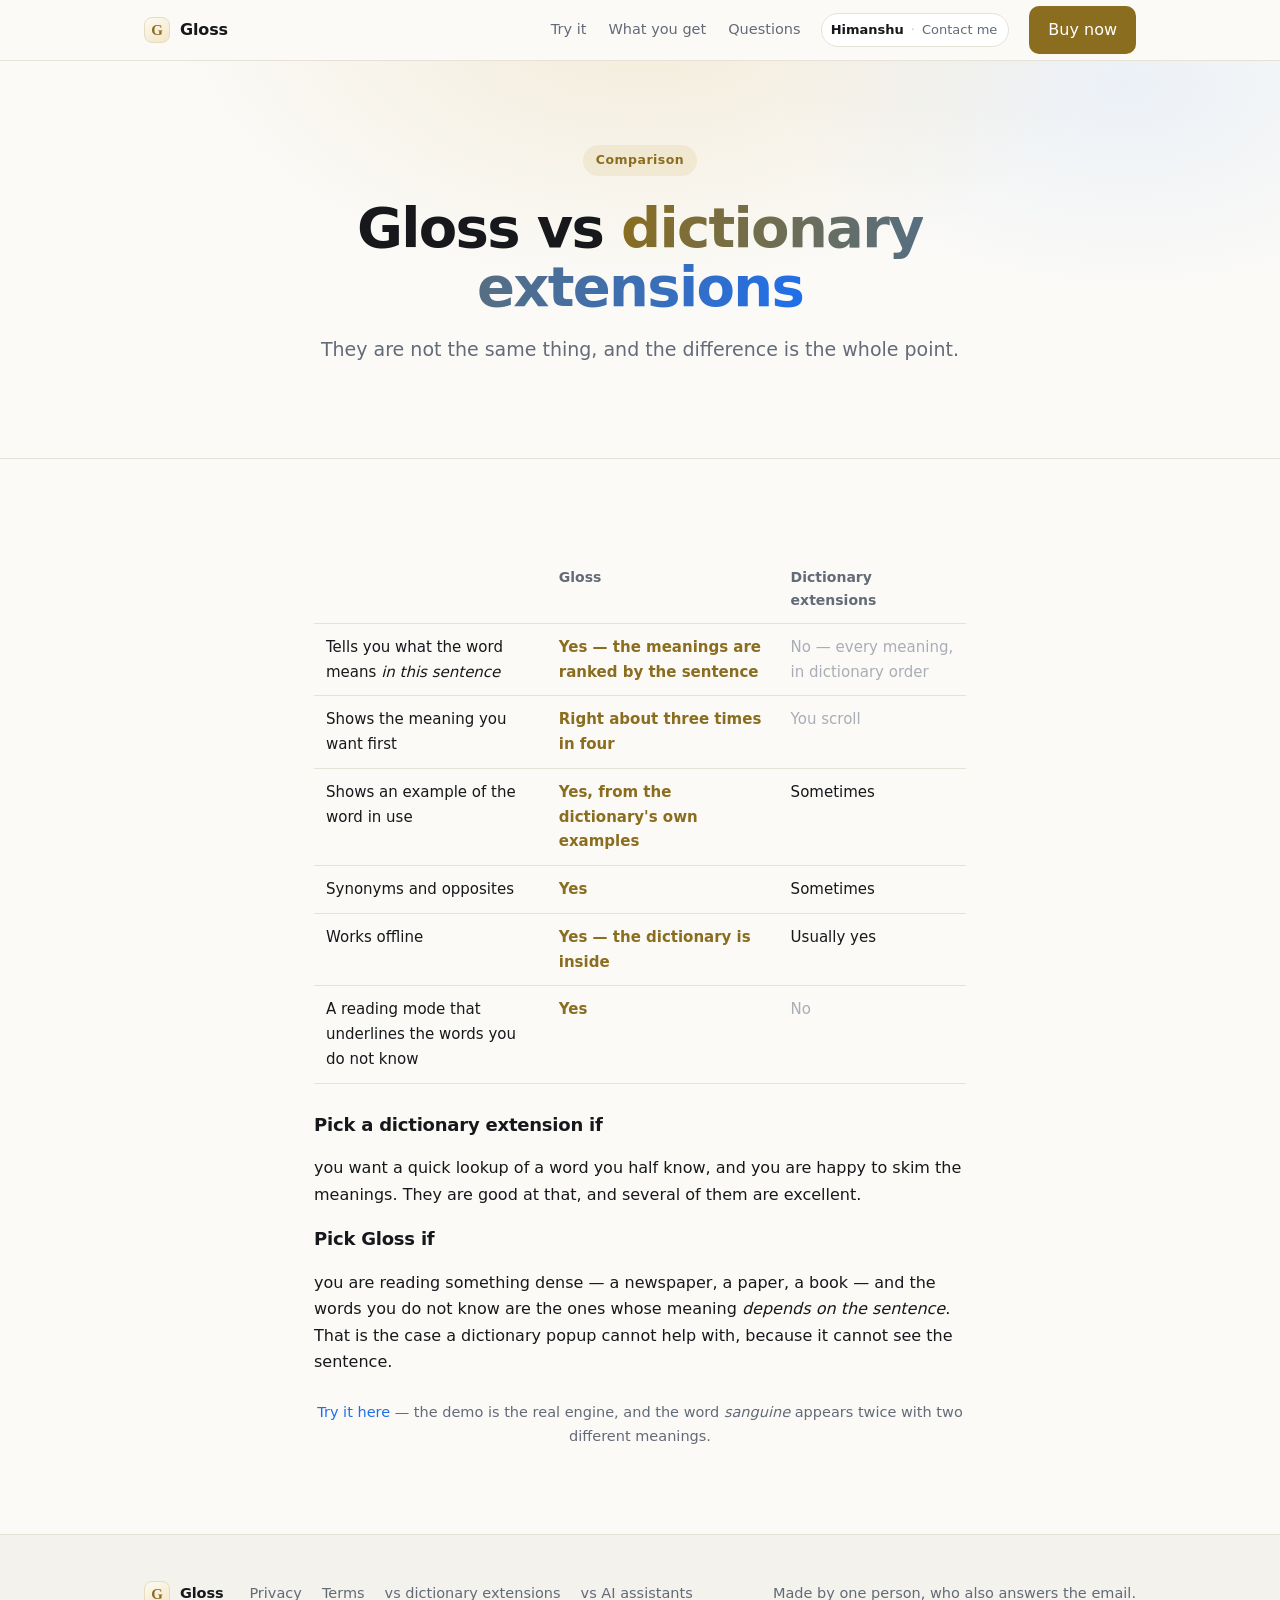
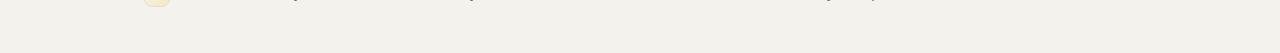
<file: compare/dictionary-extensions.html>
<!doctype html>
<html lang="en">
  <head>
    <meta charset="utf-8" />
    <meta name="viewport" content="width=device-width, initial-scale=1" />
    <title>Gloss vs dictionary extensions — which one tells you what the word means here?</title>
    <meta
      name="description"
      content="Dictionary popups give you every meaning and leave you to guess. Gloss ranks the meanings by the sentence you are reading. An honest comparison."
    />
    <link rel="icon" href="../img/icon128.png" />
    <link rel="stylesheet" href="../css/site.css" />
  </head>
  <body>
    <header>
      <div class="wrap bar">
        <a class="brand" href="../index.html"><span class="mark">G</span>Gloss</a>
        <nav>
          <a href="../index.html#demo">Try it</a>
          <a href="../index.html#pricing">What you get</a>
          <a href="../index.html#faq">Questions</a>
        </nav>
        <a class="contact" href="mailto:imhimanshu758@gmail.com?subject=Gloss"><span class="who">Himanshu</span><span class="write">Contact me</span></a>
        <a class="btn gold" href="https://topmate.io/himanshu1028/2369842">Buy now</a>
      </div>
    </header>

    <div class="hero">
      <div class="wrap narrow">
        <span class="eyebrow">Comparison</span>
        <h1>Gloss vs <em>dictionary extensions</em></h1>
        <p class="lede">
          They are not the same thing, and the difference is the whole point.
        </p>
      </div>
    </div>

    <section>
      <div class="wrap narrow">
        <table class="cmp">
          <tr>
            <th></th>
            <th>Gloss</th>
            <th>Dictionary extensions</th>
          </tr>
          <tr>
            <td>Tells you what the word means <i>in this sentence</i></td>
            <td class="yes">Yes — the meanings are ranked by the sentence</td>
            <td class="no">No — every meaning, in dictionary order</td>
          </tr>
          <tr>
            <td>Shows the meaning you want first</td>
            <td class="yes">Right about three times in four</td>
            <td class="no">You scroll</td>
          </tr>
          <tr>
            <td>Shows an example of the word in use</td>
            <td class="yes">Yes, from the dictionary's own examples</td>
            <td>Sometimes</td>
          </tr>
          <tr>
            <td>Synonyms and opposites</td>
            <td class="yes">Yes</td>
            <td>Sometimes</td>
          </tr>
          <tr>
            <td>Works offline</td>
            <td class="yes">Yes — the dictionary is inside</td>
            <td>Usually yes</td>
          </tr>
          <tr>
            <td>A reading mode that underlines the words you do not know</td>
            <td class="yes">Yes</td>
            <td class="no">No</td>
          </tr>
        </table>

        <h3>Pick a dictionary extension if</h3>
        <p>
          you want a quick lookup of a word you half know, and you are happy to skim the meanings.
          They are good at that, and several of them are excellent.
        </p>

        <h3>Pick Gloss if</h3>
        <p>
          you are reading something dense — a newspaper, a paper, a book — and the words you do not
          know are the ones whose meaning <i>depends on the sentence</i>. That is the case a
          dictionary popup cannot help with, because it cannot see the sentence.
        </p>

        <p class="note">
          <a href="../index.html#demo">Try it here</a> — the demo is the real engine, and the word
          <i>sanguine</i> appears twice with two different meanings.
        </p>
      </div>
    </section>

    <footer>
      <div class="wrap foot">
        <a class="brand" href="../index.html"><span class="mark">G</span>Gloss</a>
        <nav>
          <a href="../privacy.html">Privacy</a>
          <a href="../terms.html">Terms</a>
          <a href="dictionary-extensions.html">vs dictionary extensions</a>
          <a href="ai-assistants.html">vs AI assistants</a>
        </nav>
        <span class="spacer"></span>
        <span>Made by one person, who also answers the email.</span>
      </div>
    </footer>
  </body>
</html>
</file>
<file: css/site.css>
:root {
  color-scheme: light;
  --bg: #fbfaf7;
  --paper: #ffffff;
  --ink: #16181b;
  --muted: #636a78;
  --line: #e6e2d8;
  --accent: #b8860b;
  --deep: #1c1e24;
}

* { box-sizing: border-box; }

html { scroll-behavior: smooth; }

body {
  margin: 0;
  background: var(--bg);
  color: var(--ink);
  font: 16px/1.65 ui-sans-serif, system-ui, -apple-system, "Segoe UI", Roboto, sans-serif;
  -webkit-font-smoothing: antialiased;
}

a { color: #1f6feb; text-decoration: none; }
a:hover { text-decoration: underline; }

.wrap { max-width: 1040px; margin: 0 auto; padding: 0 24px; }
.narrow { max-width: 700px; }

/* --------------------------------- header --------------------------------- */

header {
  position: sticky;
  top: 0;
  z-index: 30;
  background: rgba(251, 250, 247, 0.88);
  backdrop-filter: saturate(180%) blur(12px);
  border-bottom: 1px solid var(--line);
}
.bar { display: flex; align-items: center; gap: 20px; height: 60px; }
.brand { display: flex; align-items: center; gap: 10px; color: var(--ink); font-weight: 620; letter-spacing: -0.01em; }
.brand:hover { text-decoration: none; }
.mark {
  width: 26px; height: 26px; border-radius: 8px;
  background: linear-gradient(150deg, #fdfaf1, #f3e6c8);
  border: 1px solid #e6dcc0;
  display: grid; place-items: center;
  font-family: Georgia, serif; font-size: 15px; font-weight: 700; color: #8a6d1f;
}
nav { display: flex; gap: 22px; margin-left: auto; font-size: 14.5px; }
nav a { color: var(--muted); }
nav a:hover { color: var(--ink); text-decoration: none; }

.btn {
  display: inline-flex; align-items: center; gap: 7px;
  padding: 10px 18px; border-radius: 10px; border: 1px solid transparent;
  background: var(--deep); color: #fff; font: inherit; font-weight: 540; cursor: pointer;
}
.btn:hover { text-decoration: none; background: #2a2e37; }
.btn.ghost { background: #fff; color: var(--ink); border-color: var(--line); }
.btn.ghost:hover { background: #f5f3ec; }
.btn.big { padding: 13px 24px; font-size: 17px; }
.btn.gold { background: #8a6d1f; }
.btn.gold:hover { background: #74591a; }

/* ---------------------------------- hero ---------------------------------- */

.hero {
  padding: 84px 0 62px;
  text-align: center;
  background:
    radial-gradient(60% 120% at 50% -15%, rgba(184, 134, 11, 0.13), transparent 62%),
    radial-gradient(46% 90% at 88% 6%, rgba(31, 111, 235, 0.07), transparent 60%);
}
.eyebrow {
  display: inline-block; font-size: 12.5px; font-weight: 600; letter-spacing: 0.04em;
  color: #8a6d1f; background: rgba(184, 134, 11, 0.1); padding: 5px 13px; border-radius: 999px; margin-bottom: 22px;
}
h1 {
  font-size: clamp(34px, 5.6vw, 56px); line-height: 1.06; letter-spacing: -0.03em;
  margin: 0 0 18px; font-weight: 680;
}
h1 em {
  font-style: normal;
  background: linear-gradient(100deg, #8a6d1f, #1f6feb);
  -webkit-background-clip: text; background-clip: text; color: transparent;
}
.lede { font-size: 19px; color: var(--muted); max-width: 640px; margin: 0 auto 30px; }
.cta { display: flex; gap: 12px; justify-content: center; flex-wrap: wrap; margin-bottom: 18px; }
.fine { font-size: 13.5px; color: var(--muted); }
.badges { display: flex; gap: 26px; justify-content: center; flex-wrap: wrap; margin-top: 36px; font-size: 14px; color: var(--muted); }
.badges b { color: var(--ink); font-weight: 600; }

/* ---------------------------------- demo ---------------------------------- */

section { padding: 70px 0; border-top: 1px solid var(--line); }
section.tint { background: #f4f2ec; }
h2 { font-size: clamp(25px, 3.4vw, 34px); letter-spacing: -0.022em; line-height: 1.14; margin: 0 0 12px; font-weight: 660; }
h3 { font-size: 18px; margin: 0 0 8px; letter-spacing: -0.012em; }
.section-head { max-width: 660px; margin: 0 auto 42px; text-align: center; }
.section-head p { color: var(--muted); font-size: 17px; margin: 0; }

.demo {
  position: relative;
  background: var(--paper);
  border: 1px solid var(--line);
  border-radius: 16px;
  padding: 34px 38px;
  box-shadow: 0 2px 4px rgba(16, 20, 28, 0.04), 0 20px 48px rgba(16, 20, 28, 0.08);
  font: 19px/1.8 Georgia, "Iowan Old Style", "Times New Roman", serif;
}
.demo p { margin: 0 0 1.1em; }
.demo p:last-child { margin-bottom: 0; }
.demo .hint {
  font: 13px/1.5 ui-sans-serif, system-ui, sans-serif;
  color: var(--muted); border-top: 1px solid var(--line); margin-top: 22px; padding-top: 14px;
}
.demo .hint b { color: var(--ink); }

/* ---------------------------------- shots ---------------------------------- */

/* The pictures of the extension at work. They are photographs, so they are big: they are the
   first thing a reader should see after the demo. */
.shots { display: grid; gap: 20px; }
.shots--three { grid-template-columns: repeat(3, 1fr); margin-top: 20px; }
@media (max-width: 900px) {
  .shots--three { grid-template-columns: 1fr; }
}
.shot {
  margin: 0;
  background: #fff;
  border: 1px solid var(--line);
  border-radius: 14px;
  overflow: hidden;
  box-shadow: 0 2px 4px rgba(16, 20, 28, 0.04), 0 16px 40px rgba(16, 20, 28, 0.07);
}
.shot img { display: block; width: 100%; height: auto; }
.shot figcaption { padding: 15px 19px 18px; font-size: 14.5px; color: var(--muted); line-height: 1.55; }
.shot figcaption b { display: block; color: var(--ink); font-size: 15.5px; margin-bottom: 3px; }
.shot--wide { margin-bottom: 20px; }
.shot--wide figcaption { max-width: 720px; }

/* --------------------------------- features -------------------------------- */

.grid { display: grid; grid-template-columns: repeat(auto-fit, minmax(270px, 1fr)); gap: 20px; }
.card { border: 1px solid var(--line); border-radius: 13px; padding: 22px; background: #fff; }
.card p { color: var(--muted); margin: 0; font-size: 15px; }
.card .icon {
  width: 32px; height: 32px; border-radius: 9px; display: grid; place-items: center;
  background: linear-gradient(150deg, rgba(184, 134, 11, 0.14), rgba(31, 111, 235, 0.1));
  margin-bottom: 12px; font-size: 15px;
}

/* --------------------------------- pricing -------------------------------- */

.plans { display: grid; grid-template-columns: repeat(auto-fit, minmax(230px, 1fr)); gap: 18px; align-items: start; }
.plan { border: 1px solid var(--line); border-radius: 14px; padding: 24px; background: #fff; }
.plan.featured { border-color: var(--ink); box-shadow: 0 14px 38px rgba(16, 20, 28, 0.11); position: relative; }
.plan .tag {
  position: absolute; top: -11px; left: 22px; font-size: 12px; font-weight: 640;
  background: var(--deep); color: #fff; padding: 3px 10px; border-radius: 999px;
}
.price { font-size: 38px; font-weight: 700; letter-spacing: -0.03em; margin: 6px 0 2px; }
.price small { font-size: 15px; font-weight: 450; color: var(--muted); letter-spacing: 0; }
.plan ul { list-style: none; padding: 0; margin: 16px 0 20px; font-size: 14.5px; color: var(--muted); }
.plan li { padding: 5px 0 5px 22px; position: relative; }
.plan li::before { content: ''; position: absolute; left: 2px; top: 13px; width: 6px; height: 6px; border-radius: 50%; background: var(--accent); }
.plan .btn { width: 100%; justify-content: center; }
.note { text-align: center; color: var(--muted); font-size: 14.5px; margin-top: 26px; }

/* ----------------------------------- faq ----------------------------------- */

.faq { max-width: 740px; margin: 0 auto; }
.faq details { border-bottom: 1px solid var(--line); padding: 15px 0; }
.faq summary { cursor: pointer; font-weight: 560; font-size: 16.5px; list-style: none; }
.faq summary::-webkit-details-marker { display: none; }
.faq summary::before { content: '+'; display: inline-block; width: 22px; color: var(--muted); font-weight: 400; }
.faq details[open] summary::before { content: '−'; }
.faq p { margin: 10px 0 0 22px; color: var(--muted); font-size: 15px; }

/* --------------------------------- compare --------------------------------- */

table.cmp { width: 100%; border-collapse: collapse; font-size: 15px; margin: 26px 0; }
table.cmp th, table.cmp td { text-align: left; padding: 11px 12px; border-bottom: 1px solid var(--line); vertical-align: top; }
table.cmp th { font-weight: 600; font-size: 14px; color: var(--muted); }
table.cmp td.yes { color: #8a6d1f; font-weight: 600; }
table.cmp td.no { color: #a9adb6; }

/* --------------------------------- footer ---------------------------------- */

footer { border-top: 1px solid var(--line); background: #f4f2ec; padding: 46px 0; font-size: 14.5px; color: var(--muted); }
.foot { display: flex; gap: 26px; flex-wrap: wrap; align-items: center; }
.foot nav { margin-left: 0; gap: 20px; }
.foot .spacer { flex: 1; }

@media (max-width: 640px) {
  nav { display: none; }
  .hero { padding: 48px 0 38px; }
  section { padding: 48px 0; }
  .demo { padding: 22px 20px; font-size: 17px; }
}

/* The film, under the hero. Muted and looping, the way a web page is allowed to. */
.hero-video {
  display: block;
  width: min(960px, 100%);
  height: auto;
  margin: 34px auto 0;
  border-radius: 14px;
  border: 1px solid var(--line);
  background: #fff;
  box-shadow: 0 2px 4px rgba(16, 20, 28, 0.05), 0 24px 60px rgba(16, 20, 28, 0.12);
}

/* The name in the header, and a way to write.
 *
 * Small on purpose: the header is for the page, not for me. But a product that says "one
 * person answers the email" should say who, and how. */
.contact {
  display: inline-flex;
  align-items: center;
  gap: 7px;
  font-size: 13px;
  color: var(--muted);
  padding: 5px 11px 5px 9px;
  border: 1px solid var(--line);
  border-radius: 999px;
  background: #fff;
  white-space: nowrap;
}
.contact:hover { text-decoration: none; color: var(--ink); border-color: #cfc9ba; }
.contact .who { font-weight: 560; color: var(--ink); }
.contact .write::before { content: "·"; margin-right: 7px; color: #cfc9ba; }
.contact:hover .write { color: #8a6d1f; }

@media (max-width: 760px) {
  .contact .who { display: none; }
  .contact .write::before { content: ""; margin: 0; }
  .contact { padding: 5px 10px; }
}
</file>
